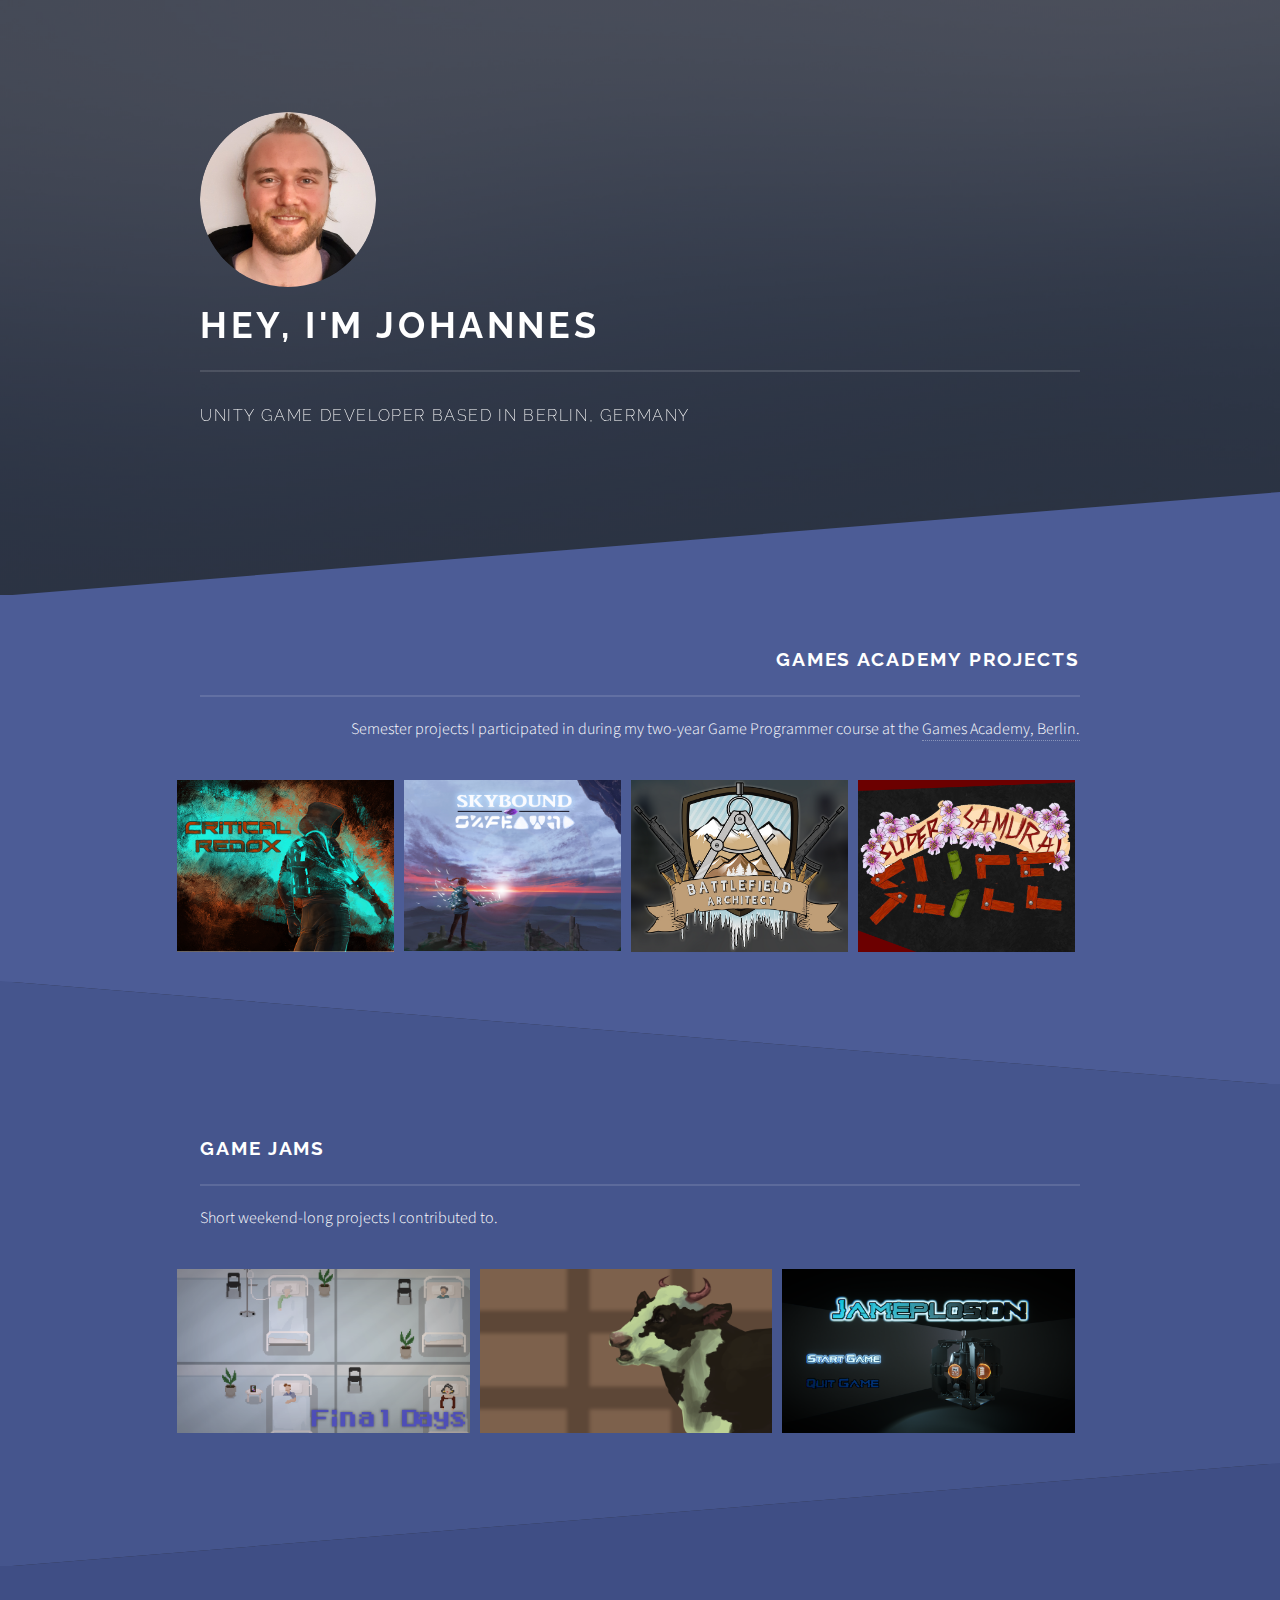
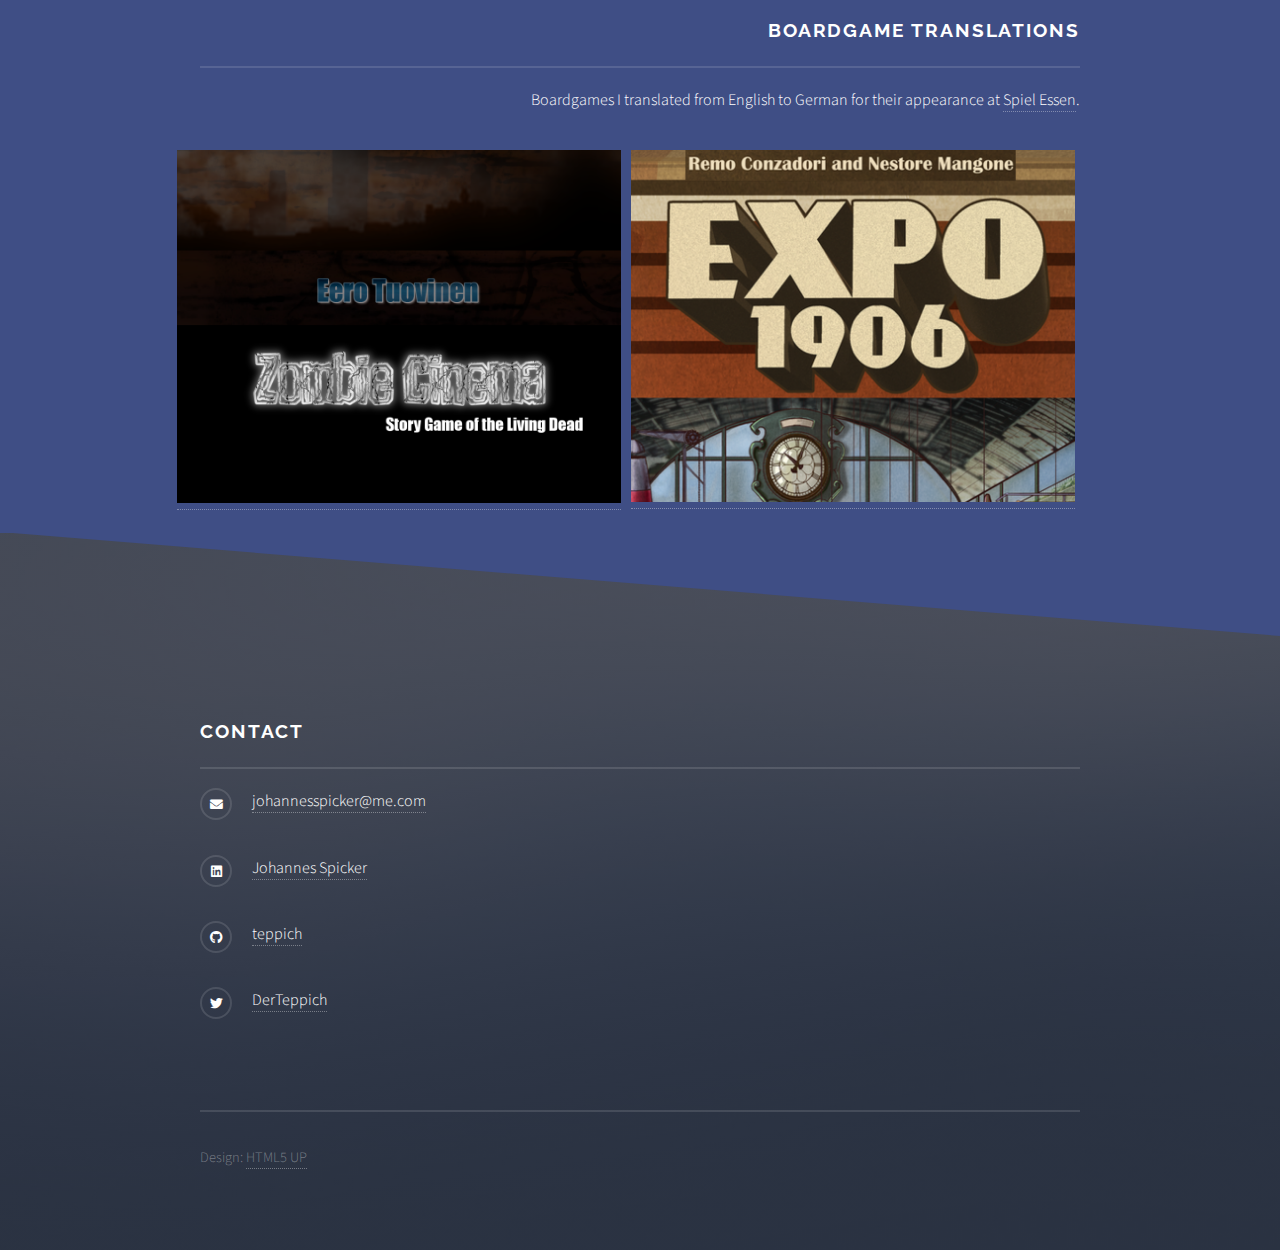
<file: index.html>
<!DOCTYPE HTML>
<!--
	Using template:
	Solid State by HTML5 UP
	html5up.net | @ajlkn
	Free for personal and commercial use under the CCA 3.0 license (html5up.net/license)
-->
<html>
<head>
    <title>Johannes Spicker</title>
    <meta charset="utf-8"/>
    <meta name="viewport" content="width=device-width, initial-scale=1, user-scalable=no"/>
    <link rel="stylesheet" href="assets/css/main.css"/>
    <link rel="stylesheet" href="assets/css/mycss.css"/>
    <noscript>
        <link rel="stylesheet" href="assets/css/noscript.css"/>
    </noscript>
</head>
<body class="is-preload">

<!-- Page Wrapper -->
<div id="page-wrapper">

    <!-- Header -->
    <header id="header" class="alt">
        <h1><a href="index.html">Johannes Spicker</a></h1>
    </header>

    <!-- Banner -->
    <section id="banner">
        <div class="inner">
            <!--            <div class="logo"><span class="icon fa-gem"></span></div>-->
            <img class="image round" src="images/MyFaceInACircle.png" alt=""/>
            <h2>Hey, I'm Johannes</h2>
            <p>Unity game developer based in Berlin, Germany</p>
        </div>
    </section>

    <!-- Wrapper -->
    <section id="wrapper">

        <!-- One -->
        <section id="one" class="wrapper spotlight style1">
            <div class="inner">
                <div class="content">
                    <h2 class="major">Games Academy Projects</h2>
                    <p>
                        Semester projects I participated in during my two-year Game Programmer course at the <a href="https://www.games-academy.de/en/homepage/">Games
                        Academy, Berlin.</a>
                    </p>
                    <div class="row">
                        <div class="column4">
                            <img id=criticalRedoxHover src="images/criticalRedox.png" class="tabGroup1"
                                 style="width: 100%"
                                 onmouseenter="openGame(event, 'criticalRedox', 'tabGroup1', 'tabContentGroup1')">
                        </div>
                        <div class="column4">
                            <img id=skyboundHover src="images/skyboundCrop.jpg" class="tabGroup1" style="width: 100%"
                                 onmouseenter="openGame(event, 'skybound', 'tabGroup1', 'tabContentGroup1')">
                        </div>
                        <div class="column4">
                            <img id=battlefieldArchitectHover src="images/BattlefieldArchitectCrop.png"
                                 class="tabGroup1"
                                 style="width: 100%"
                                 onmouseenter="openGame(event, 'battlefieldArchitect', 'tabGroup1', 'tabContentGroup1')">
                        </div>
                        <div class="column4">
                            <img id=superSamuraiSliceCropHover src="images/SuperSamuraiSliceCrop.png" class="tabGroup1"
                                 style="width: 100%"
                                 onmouseenter="openGame(event, 'superSamuraiSlice', 'tabGroup1', 'tabContentGroup1')">
                        </div>
                    </div>

                    <div id="criticalRedox" class="tabContentGroup1">
                        <h3>Critical Redox</h3>
                        <div class="row">
                            <div class="column2">
                                <img id=criticalRedoxGameplayImage3 src="images/criticalRedoxGameplay.png"
                                     style="width: 100%">
                            </div>
                            <div class="column2" style="width: 100%">
                                <p>
                                    A stealth adventure set in a Cyberpunk world
                                </p>                                
                                <h4>Responsibilities</h4>
                                user interface functionality<br>
                                interactable world objects<br><br>
                                <h4>Learnings</h4>
                                first Unity/C# project<br>
                                scrum practices<br>
                                <br>
                                <br><br>
                                <p>
                                    <button onclick="document.location='https://volkmarc.itch.io/critical-redox'">
                                        itch.io
                                        page
                                    </button>
                                </p>
                            </div>
                        </div>
                    </div>

                    <div id="skybound" class="tabContentGroup1">
                        <h3>Skybound</h3>
                        <div class="row">
                            <div class="column2">
                                <img id=skyboundGameplay src="images/skyboundGameplay.png" style="width: 100%">
                            </div>
                            <div class="column2" style="width: 100%">
                                <p>
                                    A third-person adventure of exploring caves and floating islands
                                </p>
                                <h4>Responsibilities</h4>
                                state machine agent intelligence<br>
                                animation implementation<br>
                                <br><br>

                                <h4>Learnings</h4>
                                seperation of logic and visualisation<br>
                                <br>
                                <br>
                                <br><br>
                                <p>
                                    <button onclick="document.location='https://volkmarc.itch.io/skybound'">itch.io page
                                    </button>
                                </p>
                            </div>
                        </div>
                    </div>

                    <div id="battlefieldArchitect" class="tabContentGroup1">
                        <h3>Pew Pew Battlefield Architect</h3>
                        <div class="row">
                            <div class="column2" style="width: 100%">
                                <img id=battlefieldArchitectGameplayImage
                                     src="images/battlefieldArchitectGameplay.png"
                                     style="width: 100%">
                            </div>
                            <div class="column2" style="width: 100%">
                                <p>
                                    A multiplayer real-time strategy game
                                </p>
                                <h4>Responsibilities</h4>
                                utility-based agent intelligence<br>
                                visualisation from network data<br>
                                building functionalities<br><br>
                                <h4>Learnings</h4>
                                collaboration with multiple coders<br>
                                client-server architecture<br>
                                UDP networking<br><br>                              
                                <p>
                                    <button onclick="document.location='https://github.com/Assertores/PewPew-BattlefieldArchitect-'">
                                        github repo
                                    </button>
                                </p>
                            </div>
                        </div>
                    </div>

                    <div id="superSamuraiSlice" class="tabContentGroup1">
                        <h3>Super Samurai Slice</h3>
                        <div class="row">
                            <div class="column2" style="width: 100%">
                                <img id=superSamuraiSliceGameplayImage src="images/superSamuraiSliceGameplay2.png"
                                     style="width: 100%">
                            </div>
                            <div class="column2" style="width: 100%">
                                <p>
                                    A hyper-casual mobile slicer for Android
                                </p>
                                <h4>Responsibilities</h4>
                                core loop<br>
                                level loading<br>
                                pattern creation tools<br><br>
                                
                                <h4>Learnings</h4>
                                modular architecture<br>
                                deployment on mobile devices<br>
                                realising a project without overtime<br>
                                first experience working remotely<br><br>
                                <p>
                                    <button onclick="document.location='https://github.com/RezBoxx/super-samurai-slicer'">
                                        github repo
                                    </button>
                                </p>
                            </div>
                        </div>
                    </div>
                </div>
            </div>
        </section>

        <!-- GameJams: Final Days, FloodDefense, Jamplosion -->

        <!-- Two -->
        <section id="two" class="wrapper alt spotlight style2">
            <div class="inner">
                <div class="content">
                    <h2 class="major">Game Jams</h2>

                    <p>
                        Short weekend-long projects I contributed to.
                    </p>
                    <div class="row">
                        <div class="column3">
                            <img id=finalDaysHover src="images/finalDays.png" class="tabGroup2" style="width: 100%"
                                 onmouseenter="openGame(event, 'finalDays', 'tabGroup2', 'tabContentGroup2')">
                        </div>
                        <div class="column3">
                            <img id=floodDefenseHover src="images/floodDefense.png" class="tabGroup2"
                                 style="width: 100%"
                                 onmouseenter="openGame(event, 'floodDefense', 'tabGroup2', 'tabContentGroup2')">
                        </div>
                        <div class="column3">
                            <img id=jamplosionHover src="images/jamplosion2.png" class="tabGroup2"
                                 style="width: 100%"
                                 onmouseenter="openGame(event, 'jamplosion', 'tabGroup2', 'tabContentGroup2')">
                        </div>
                    </div>

                    <div id="finalDays" class="tabContentGroup2">
                        <h3>Final Days</h3>
                        <div class="row">
                            <div class="column2" style="width: 100%">
                                <p>
                                    An experience of caring for patients in a hospice.
                                </p>
                                <p>
                                    I wrote some of the patients' dialogues.
                                </p>
                                <p>
                                    Created at <a href="https://itch.io/jam/peace-game-jam/entries">Peace Game Jam
                                    2018</a>.
                                </p>
                                <p>
                                    <button onclick="document.location='https://davemakesgames.itch.io/final-days'">
                                        itch.io page
                                    </button>
                                </p>
                            </div>
                            <div class="column2">
                                <img id=finalDaysGameplayImage src="images/finalDaysGameplay.png"
                                     style="width: 100%">
                            </div>
                        </div>
                    </div>

                    <div id="floodDefense" class="tabContentGroup2">
                        <h3>Flood Defense</h3>
                        <div class="row">
                            <div class="column2" style="width: 100%">
                                <p>
                                    Save your village from the flood by building dams.
                                </p>
                                <p>
                                    I coded most of the game except for the terrain generation.
                                </p>
                                <p>
                                    Created at <a href="https://itch.io/jam/ga-game-jam-5/entries">GA Game Jam #5</a>.
                                </p>
                                <p>
                                    <button onclick="document.location='https://onii-chanfl.itch.io/flood-defense'">
                                        itch.io page
                                    </button>
                                </p>
                            </div>
                            <div class="column2">
                                <img id=floodDefenseGameplayImage src="images/floodDefenseGameplay.png"
                                     style="width: 100%">
                            </div>
                        </div>
                    </div>

                    <div id="jamplosion" class="tabContentGroup2">
                        <h3>Jamplosion</h3>
                        <div class="row">
                            <div class="column2" style="width: 100%">
                                <p>Solve the various puzzles to defuse the bomb.</p>
                                <p>
                                    I built the puzzle in the picture including shaders for the force field and the
                                    white noise.
                                </p>
                                <p>
                                    Created at <a href="https://itch.io/jam/ga-remote-jam/entries">GA Remote Jam
                                    2020</a>.
                                </p>
                                <p>
                                    <button onclick="document.location='https://clemna.itch.io/jamplosion'">itch.io page
                                    </button>
                                </p>
                            </div>
                            <div class="column2" style="width: 100%">
                                <img id=jamplosionGameplayImage
                                     src="images/jamplosionGameplay.png"
                                     style="width: 100%">
                            </div>
                        </div>
                    </div>
                </div>
            </div>
        </section>

        <section id="three" class="wrapper spotlight style3">
            <div class="inner">
                <div class="content">
                    <h2 class="major">Boardgame Translations</h2>
                    <p>Boardgames I translated from English to German for their appearance at <a
                            href="https://www.spiel-messe.com/en/">Spiel Essen</a>.</p>
                    <div class="row">
                        <div class="column3">
                            <a href="https://www.arkenstonepublishing.net/wp-content/uploads/ZombieCinema_rules_German.pdf">
                                <img id=zombieCinema src="images/zombieCinema.png" class="tabGroup3" style="width: 100%"
                                     onmouseenter="openGame(event, 'finalDays', 'tabGroup2', 'tabContentGroup2')">
                            </a>
                        </div>
                        <div class="column3">
                            <a href="https://boardgamegeek.com/filepage/123376/german-rulebook">
                                <img id=expo1906 src="images/expo1906.png" class="tabGroup3"
                                     style="width: 100%"
                                     onmouseenter="openGame(event, 'floodDefense', 'tabGroup2', 'tabContentGroup2')">
                            </a>
                        </div>
                    </div>
                </div>
            </div>
        </section>

    </section>

    <!-- Footer -->
    <section id="footer">
        <div class="inner">
            <h2 class="major">Contact</h2>

            <ul class="contact">
                <li class="icon solid fa-envelope"><a href="mailto:johannesspicker@me.com">johannesspicker@me.com</a>
                </li>
                <li class="icon brands fa-linkedin"><a href="https://www.linkedin.com/in/spicker/">Johannes Spicker</a>
                </li>
                <li class="icon brands fa-github"><a href="https://github.com/JohannesSpicker">teppich</a>
                </li>
                <li class="icon brands fa-twitter"><a href="https://twitter.com/DerTeppich">DerTeppich</a></li>
            </ul>
            <ul class="copyright">
                <li>Design: <a href="https://html5up.net">HTML5 UP</a></li>
            </ul>
        </div>
    </section>

</div>

<!-- Scripts -->
<script src="assets/js/jquery.min.js"></script>
<script src="assets/js/jquery.scrollex.min.js"></script>
<script src="assets/js/browser.min.js"></script>
<script src="assets/js/breakpoints.min.js"></script>
<script src="assets/js/util.js"></script>
<script src="assets/js/main.js"></script>

<script>
    function openGame(evt, gameName, tabGroup, tabContentGroup) {
        var i, tabcontent, tablinks;
        tabcontent = document.getElementsByClassName(tabContentGroup);
        for (i = 0; i < tabcontent.length; i++) {
            tabcontent[i].style.display = "none";
        }
        tablinks = document.getElementsByClassName(tabGroup);
        for (i = 0; i < tablinks.length; i++) {
            tablinks[i].className = tablinks[i].className.replace(" active", "");
        }
        document.getElementById(gameName).style.display = "block";
        evt.currentTarget.className += " active";
    }</script>

</body>
</html>
</file>
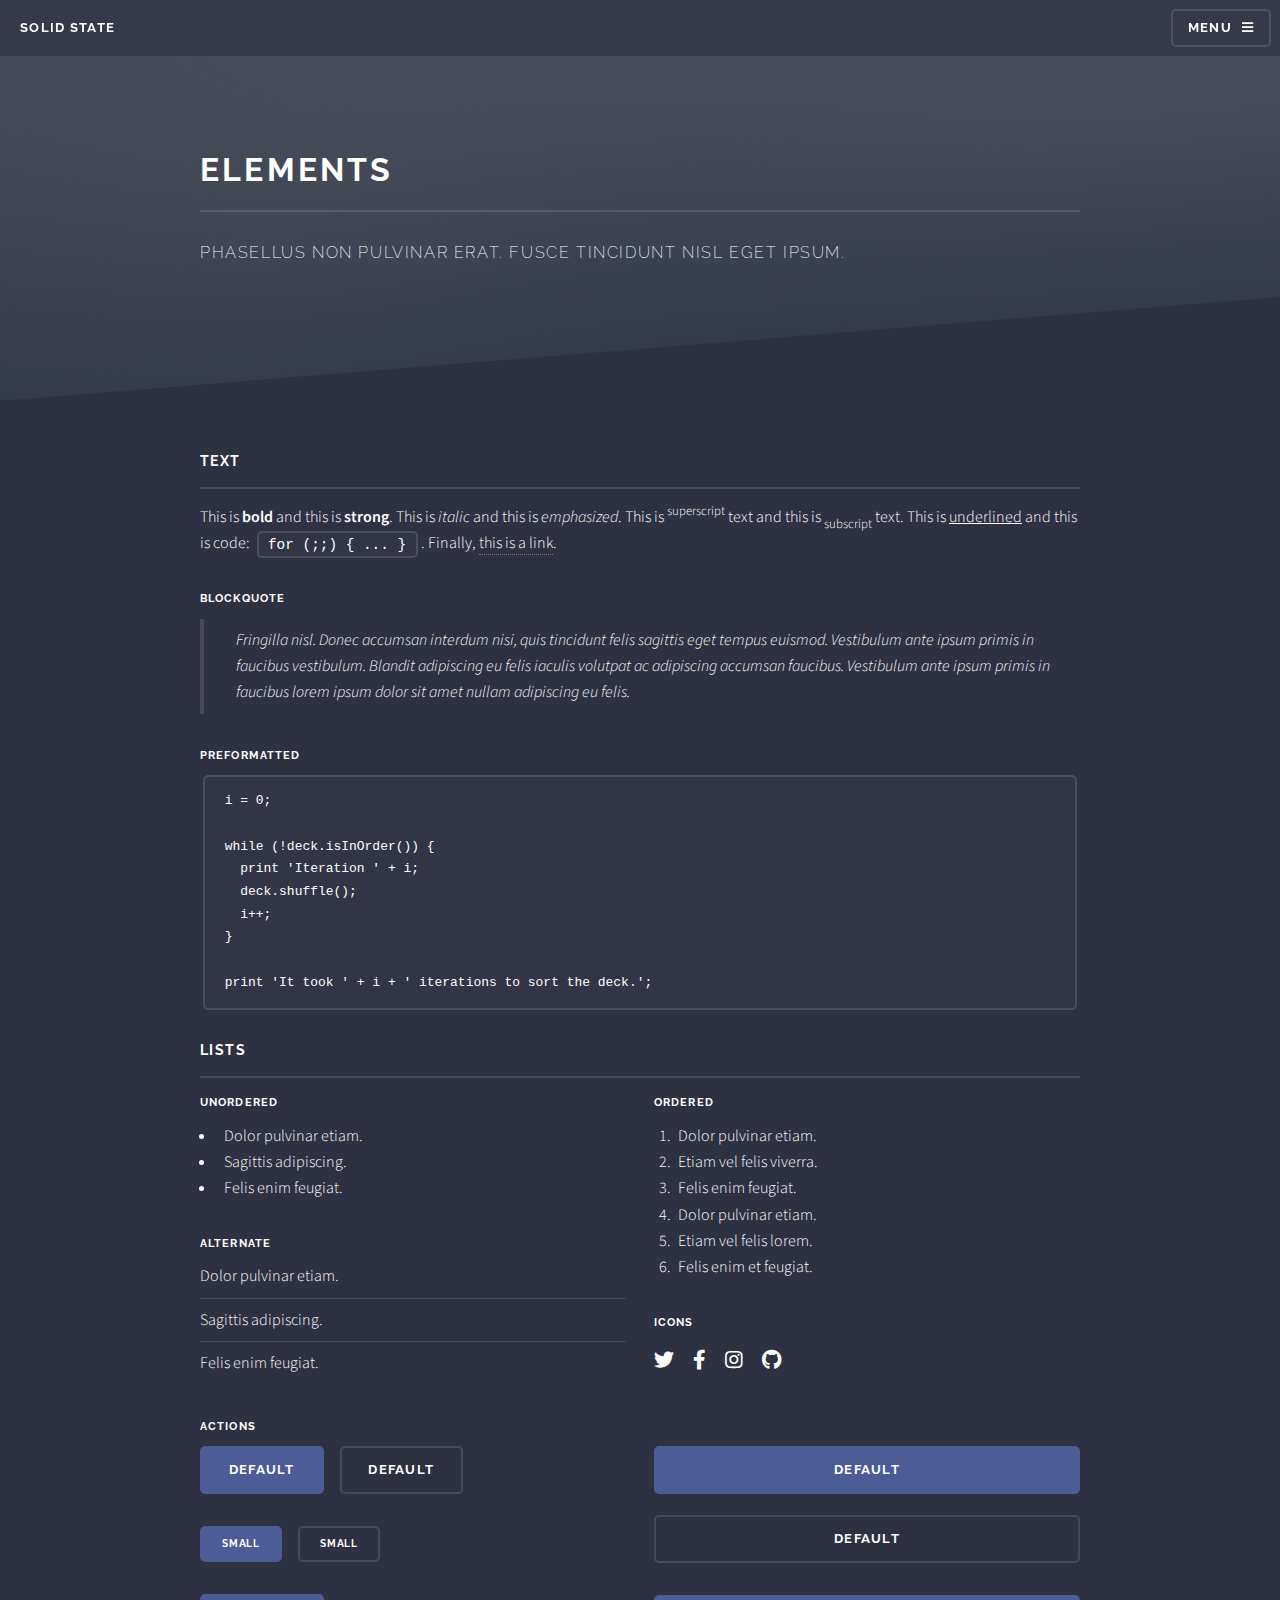
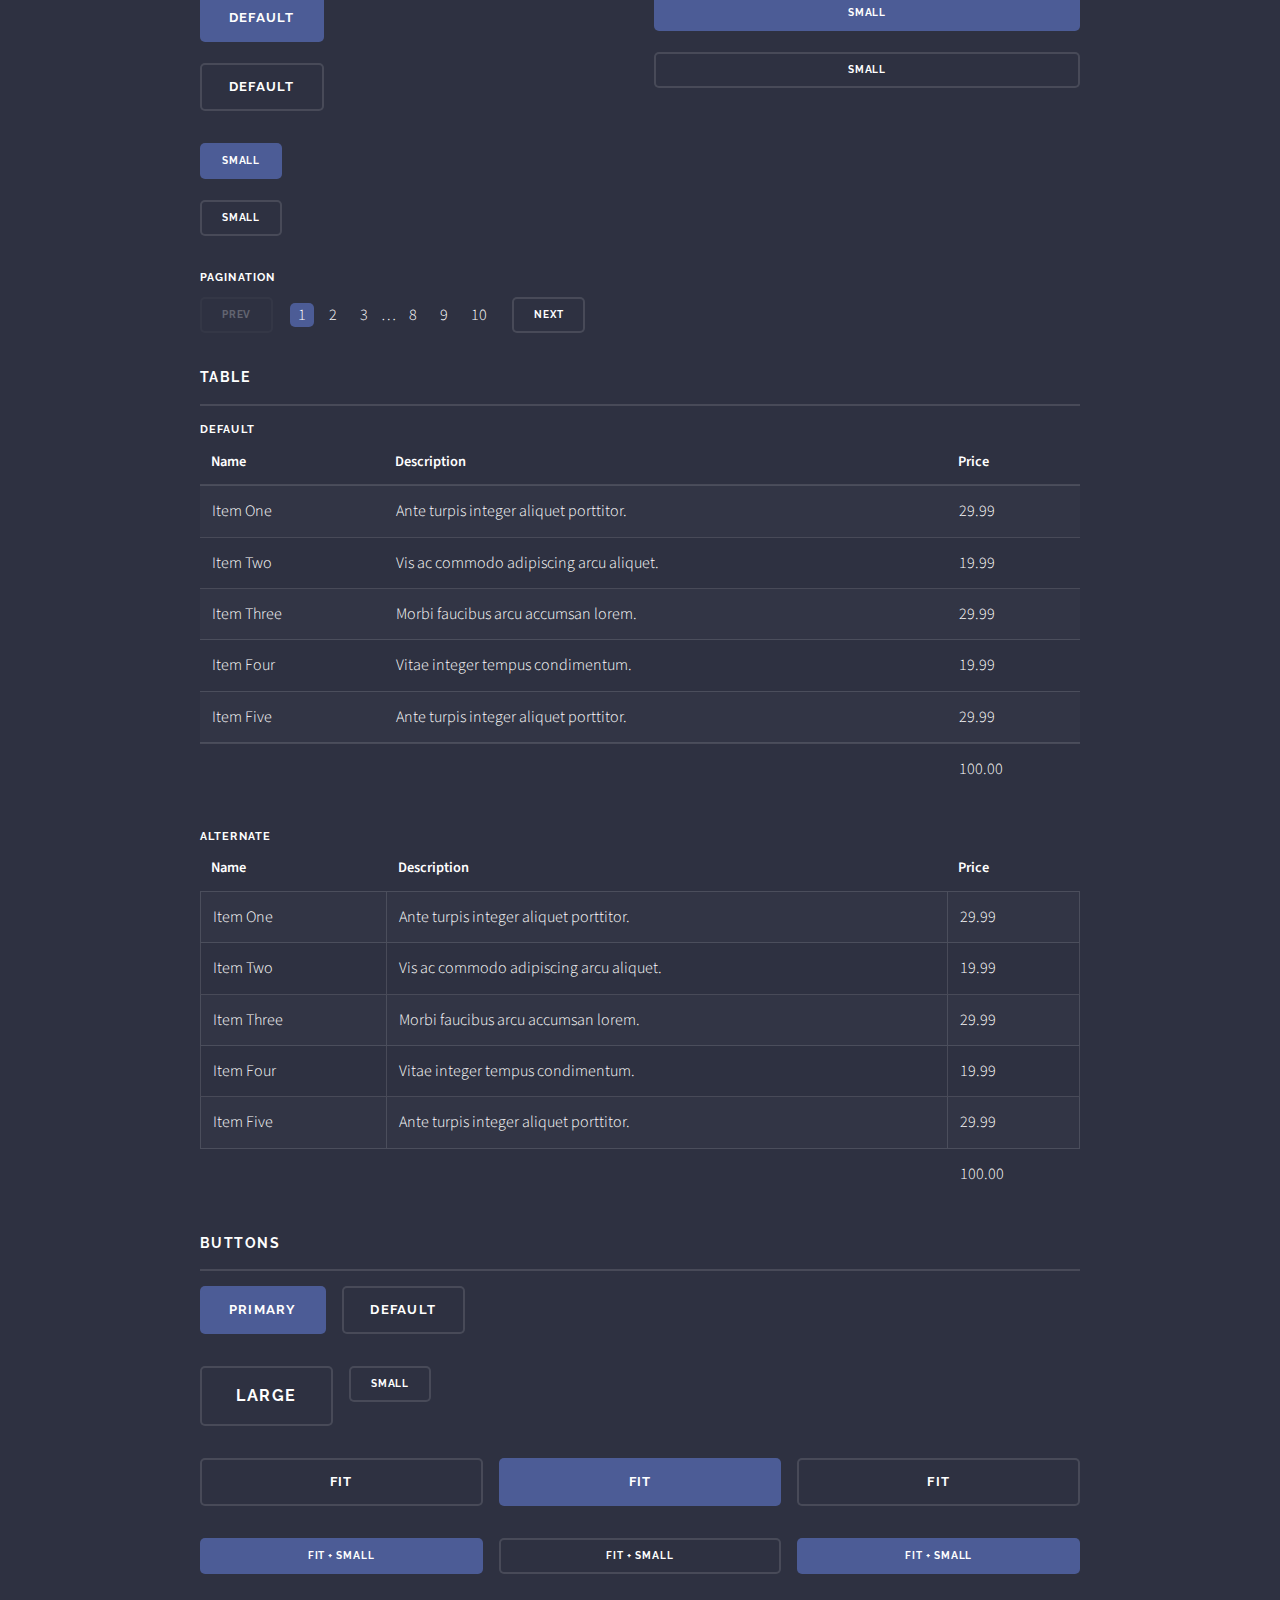
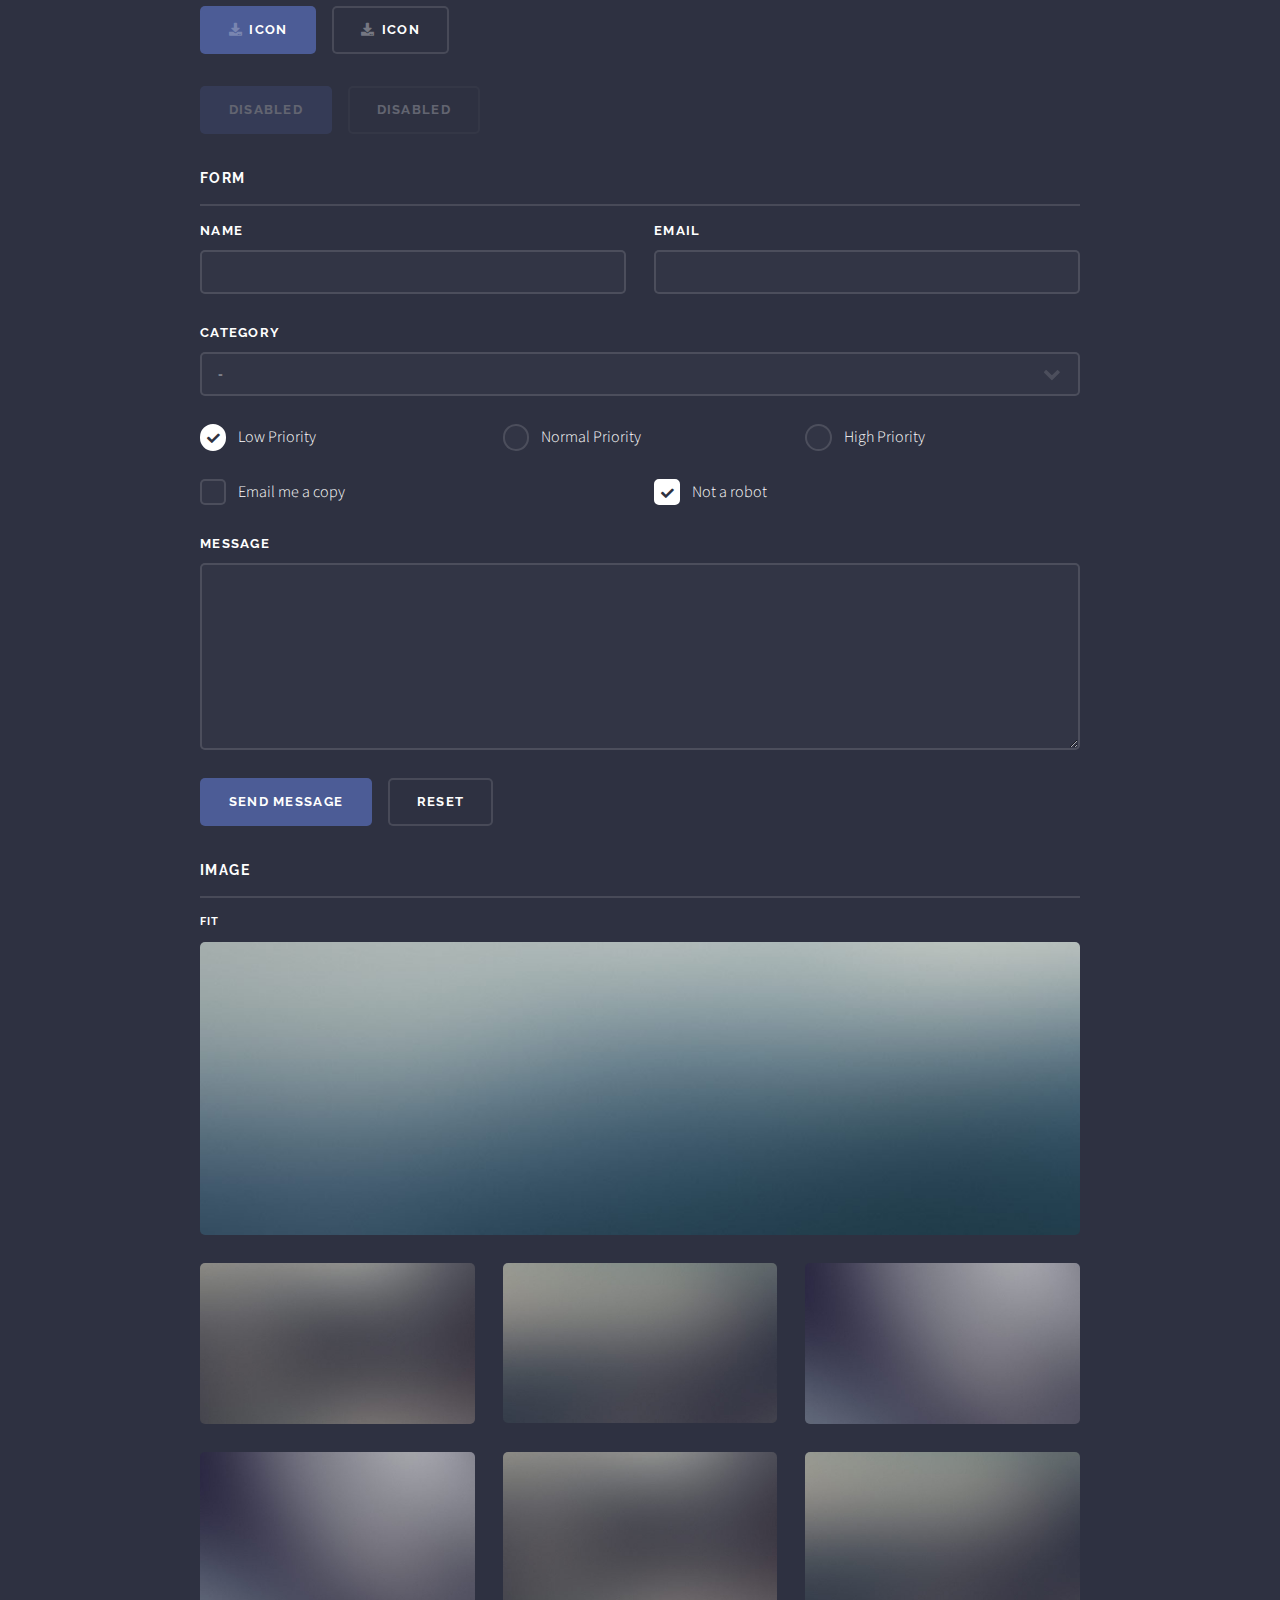
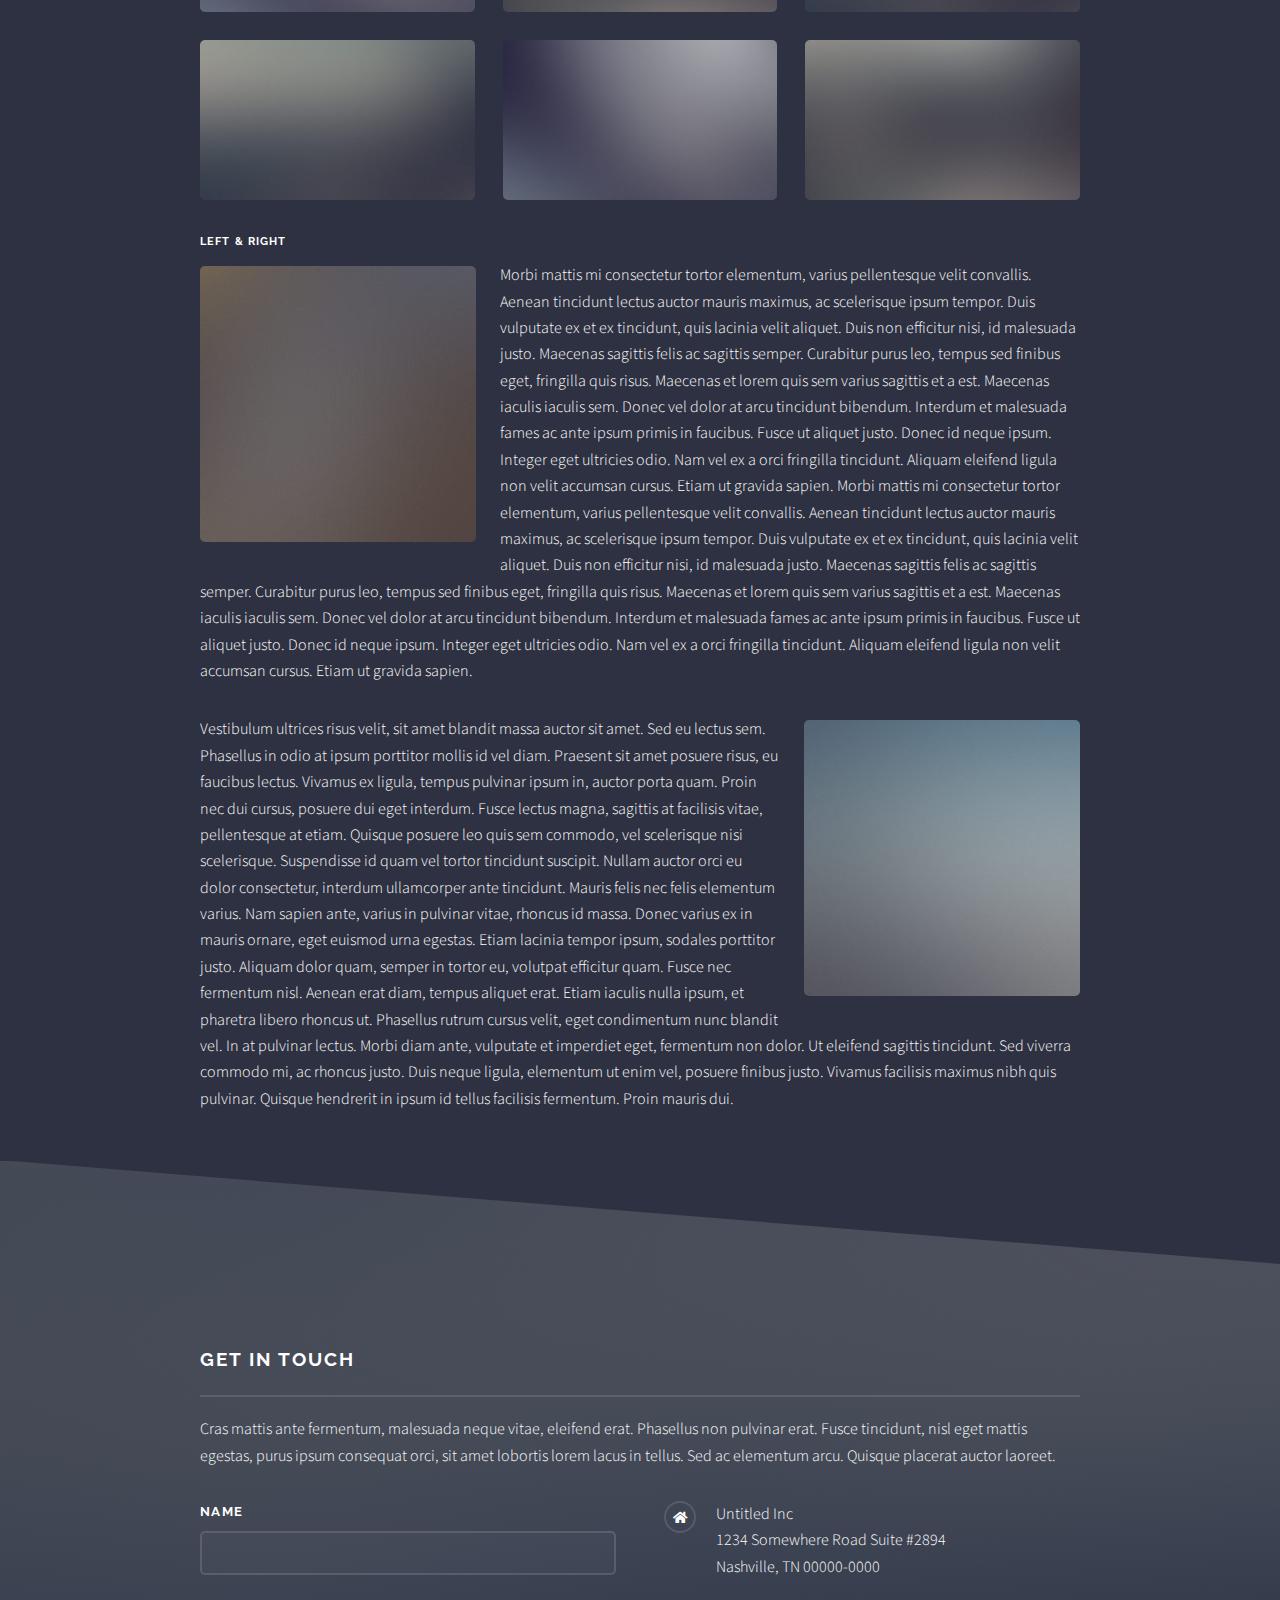
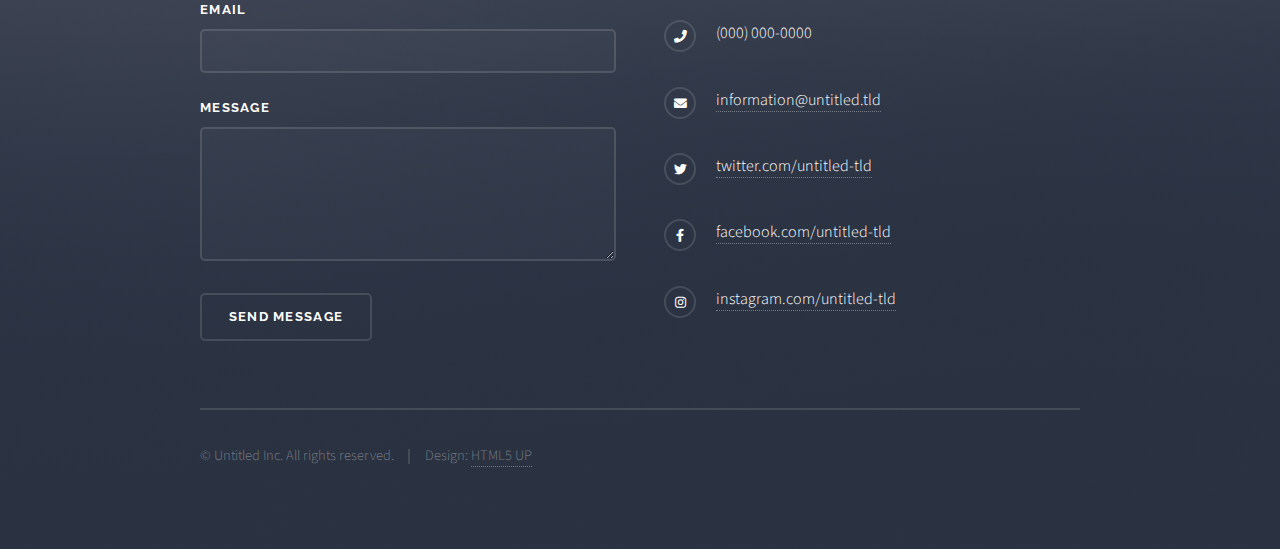
<file: elements.html>
<!DOCTYPE HTML>
<!--
	Solid State by HTML5 UP
	html5up.net | @ajlkn
	Free for personal and commercial use under the CCA 3.0 license (html5up.net/license)
-->
<html>
	<head>
		<title>Elements - Solid State by HTML5 UP</title>
		<meta charset="utf-8" />
		<meta name="viewport" content="width=device-width, initial-scale=1, user-scalable=no" />
		<link rel="stylesheet" href="assets/css/main.css" />
		<noscript><link rel="stylesheet" href="assets/css/noscript.css" /></noscript>
	</head>
	<body class="is-preload">

		<!-- Page Wrapper -->
			<div id="page-wrapper">

				<!-- Header -->
					<header id="header">
						<h1><a href="index.html">Solid State</a></h1>
						<nav>
							<a href="#menu">Menu</a>
						</nav>
					</header>

				<!-- Menu -->
					<nav id="menu">
						<div class="inner">
							<h2>Menu</h2>
							<ul class="links">
								<li><a href="index.html">Home</a></li>
								<li><a href="generic.html">Generic</a></li>
								<li><a href="elements.html">Elements</a></li>
								<li><a href="#">Log In</a></li>
								<li><a href="#">Sign Up</a></li>
							</ul>
							<a href="#" class="close">Close</a>
						</div>
					</nav>

				<!-- Wrapper -->
					<section id="wrapper">
						<header>
							<div class="inner">
								<h2>Elements</h2>
								<p>Phasellus non pulvinar erat. Fusce tincidunt nisl eget ipsum.</p>
							</div>
						</header>

						<!-- Content -->
							<div class="wrapper">
								<div class="inner">

									<section>
										<h3 class="major">Text</h3>
										<p>This is <b>bold</b> and this is <strong>strong</strong>. This is <i>italic</i> and this is <em>emphasized</em>.
										This is <sup>superscript</sup> text and this is <sub>subscript</sub> text.
										This is <u>underlined</u> and this is code: <code>for (;;) { ... }</code>. Finally, <a href="#">this is a link</a>.</p>
										<h4>Blockquote</h4>
										<blockquote>Fringilla nisl. Donec accumsan interdum nisi, quis tincidunt felis sagittis eget tempus euismod. Vestibulum ante ipsum primis in faucibus vestibulum. Blandit adipiscing eu felis iaculis volutpat ac adipiscing accumsan faucibus. Vestibulum ante ipsum primis in faucibus lorem ipsum dolor sit amet nullam adipiscing eu felis.</blockquote>
										<h4>Preformatted</h4>
										<pre><code>i = 0;

while (!deck.isInOrder()) {
  print 'Iteration ' + i;
  deck.shuffle();
  i++;
}

print 'It took ' + i + ' iterations to sort the deck.';</code></pre>
									</section>

									<section>
										<h3 class="major">Lists</h3>
										<div class="row">
											<div class="col-6 col-12-medium">
												<h4>Unordered</h4>
												<ul>
													<li>Dolor pulvinar etiam.</li>
													<li>Sagittis adipiscing.</li>
													<li>Felis enim feugiat.</li>
												</ul>
												<h4>Alternate</h4>
												<ul class="alt">
													<li>Dolor pulvinar etiam.</li>
													<li>Sagittis adipiscing.</li>
													<li>Felis enim feugiat.</li>
												</ul>
											</div>
											<div class="col-6 col-12-medium">
												<h4>Ordered</h4>
												<ol>
													<li>Dolor pulvinar etiam.</li>
													<li>Etiam vel felis viverra.</li>
													<li>Felis enim feugiat.</li>
													<li>Dolor pulvinar etiam.</li>
													<li>Etiam vel felis lorem.</li>
													<li>Felis enim et feugiat.</li>
												</ol>
												<h4>Icons</h4>
												<ul class="icons">
													<li><a href="#" class="icon brands fa-twitter"><span class="label">Twitter</span></a></li>
													<li><a href="#" class="icon brands fa-facebook-f"><span class="label">Facebook</span></a></li>
													<li><a href="#" class="icon brands fa-instagram"><span class="label">Instagram</span></a></li>
													<li><a href="#" class="icon brands fa-github"><span class="label">Github</span></a></li>
												</ul>
											</div>
										</div>
										<h4>Actions</h4>
										<div class="row">
											<div class="col-6 col-12-medium">
												<ul class="actions">
													<li><a href="#" class="button primary">Default</a></li>
													<li><a href="#" class="button">Default</a></li>
												</ul>
												<ul class="actions small">
													<li><a href="#" class="button primary small">Small</a></li>
													<li><a href="#" class="button small">Small</a></li>
												</ul>
												<ul class="actions stacked">
													<li><a href="#" class="button primary">Default</a></li>
													<li><a href="#" class="button">Default</a></li>
												</ul>
												<ul class="actions stacked small">
													<li><a href="#" class="button primary small">Small</a></li>
													<li><a href="#" class="button small">Small</a></li>
												</ul>
											</div>
											<div class="col-6 col-12-medium">
												<ul class="actions stacked">
													<li><a href="#" class="button primary fit">Default</a></li>
													<li><a href="#" class="button fit">Default</a></li>
												</ul>
												<ul class="actions stacked small">
													<li><a href="#" class="button primary small fit">Small</a></li>
													<li><a href="#" class="button small fit">Small</a></li>
												</ul>
											</div>
										</div>
										<h4>Pagination</h4>
										<ul class="pagination">
											<li><span class="button small disabled">Prev</span></li>
											<li><a href="#" class="page active">1</a></li>
											<li><a href="#" class="page">2</a></li>
											<li><a href="#" class="page">3</a></li>
											<li><span>&hellip;</span></li>
											<li><a href="#" class="page">8</a></li>
											<li><a href="#" class="page">9</a></li>
											<li><a href="#" class="page">10</a></li>
											<li><a href="#" class="button small">Next</a></li>
										</ul>
									</section>

									<section>
										<h3 class="major">Table</h3>
										<h4>Default</h4>
										<div class="table-wrapper">
											<table>
												<thead>
													<tr>
														<th>Name</th>
														<th>Description</th>
														<th>Price</th>
													</tr>
												</thead>
												<tbody>
													<tr>
														<td>Item One</td>
														<td>Ante turpis integer aliquet porttitor.</td>
														<td>29.99</td>
													</tr>
													<tr>
														<td>Item Two</td>
														<td>Vis ac commodo adipiscing arcu aliquet.</td>
														<td>19.99</td>
													</tr>
													<tr>
														<td>Item Three</td>
														<td> Morbi faucibus arcu accumsan lorem.</td>
														<td>29.99</td>
													</tr>
													<tr>
														<td>Item Four</td>
														<td>Vitae integer tempus condimentum.</td>
														<td>19.99</td>
													</tr>
													<tr>
														<td>Item Five</td>
														<td>Ante turpis integer aliquet porttitor.</td>
														<td>29.99</td>
													</tr>
												</tbody>
												<tfoot>
													<tr>
														<td colspan="2"></td>
														<td>100.00</td>
													</tr>
												</tfoot>
											</table>
										</div>

										<h4>Alternate</h4>
										<div class="table-wrapper">
											<table class="alt">
												<thead>
													<tr>
														<th>Name</th>
														<th>Description</th>
														<th>Price</th>
													</tr>
												</thead>
												<tbody>
													<tr>
														<td>Item One</td>
														<td>Ante turpis integer aliquet porttitor.</td>
														<td>29.99</td>
													</tr>
													<tr>
														<td>Item Two</td>
														<td>Vis ac commodo adipiscing arcu aliquet.</td>
														<td>19.99</td>
													</tr>
													<tr>
														<td>Item Three</td>
														<td> Morbi faucibus arcu accumsan lorem.</td>
														<td>29.99</td>
													</tr>
													<tr>
														<td>Item Four</td>
														<td>Vitae integer tempus condimentum.</td>
														<td>19.99</td>
													</tr>
													<tr>
														<td>Item Five</td>
														<td>Ante turpis integer aliquet porttitor.</td>
														<td>29.99</td>
													</tr>
												</tbody>
												<tfoot>
													<tr>
														<td colspan="2"></td>
														<td>100.00</td>
													</tr>
												</tfoot>
											</table>
										</div>
									</section>

									<section>
										<h3 class="major">Buttons</h3>
										<ul class="actions">
											<li><a href="#" class="button primary">Primary</a></li>
											<li><a href="#" class="button">Default</a></li>
										</ul>
										<ul class="actions">
											<li><a href="#" class="button large">Large</a></li>
											<li><a href="#" class="button small">Small</a></li>
										</ul>
										<ul class="actions fit">
											<li><a href="#" class="button fit">Fit</a></li>
											<li><a href="#" class="button primary fit">Fit</a></li>
											<li><a href="#" class="button fit">Fit</a></li>
										</ul>
										<ul class="actions fit small">
											<li><a href="#" class="button primary fit small">Fit + Small</a></li>
											<li><a href="#" class="button fit small">Fit + Small</a></li>
											<li><a href="#" class="button primary fit small">Fit + Small</a></li>
										</ul>
										<ul class="actions">
											<li><a href="#" class="button primary icon solid fa-download">Icon</a></li>
											<li><a href="#" class="button icon solid fa-download">Icon</a></li>
										</ul>
										<ul class="actions">
											<li><span class="button primary disabled">Disabled</span></li>
											<li><span class="button disabled">Disabled</span></li>
										</ul>
									</section>

									<section>
										<h3 class="major">Form</h3>
										<form method="post" action="#">
											<div class="row gtr-uniform">
												<div class="col-6 col-12-xsmall">
													<label for="demo-name">Name</label>
													<input type="text" name="demo-name" id="demo-name" value="" />
												</div>
												<div class="col-6 col-12-xsmall">
													<label for="demo-email">Email</label>
													<input type="email" name="demo-email" id="demo-email" value="" />
												</div>
												<div class="col-12">
													<label for="demo-category">Category</label>
													<select name="demo-category" id="demo-category">
														<option value="">-</option>
														<option value="1">Manufacturing</option>
														<option value="1">Shipping</option>
														<option value="1">Administration</option>
														<option value="1">Human Resources</option>
													</select>
												</div>
												<div class="col-4 col-12-small">
													<input type="radio" id="demo-priority-low" name="demo-priority" checked>
													<label for="demo-priority-low">Low Priority</label>
												</div>
												<div class="col-4 col-12-small">
													<input type="radio" id="demo-priority-normal" name="demo-priority">
													<label for="demo-priority-normal">Normal Priority</label>
												</div>
												<div class="col-4 col-12-small">
													<input type="radio" id="demo-priority-high" name="demo-priority">
													<label for="demo-priority-high">High Priority</label>
												</div>
												<div class="col-6 col-12-small">
													<input type="checkbox" id="demo-copy" name="demo-copy">
													<label for="demo-copy">Email me a copy</label>
												</div>
												<div class="col-6 col-12-small">
													<input type="checkbox" id="demo-human" name="demo-human" checked>
													<label for="demo-human">Not a robot</label>
												</div>
												<div class="col-12">
													<label for="demo-message">Message</label>
													<textarea name="demo-message" id="demo-message" rows="6"></textarea>
												</div>
												<div class="col-12">
													<ul class="actions">
														<li><input type="submit" value="Send Message" class="primary" /></li>
														<li><input type="reset" value="Reset" /></li>
													</ul>
												</div>
											</div>
										</form>
									</section>

									<section>
										<h3 class="major">Image</h3>
										<h4>Fit</h4>
										<div class="box alt">
											<div class="row gtr-uniform">
												<div class="col-12"><span class="image fit"><img src="images/pic08.jpg" alt="" /></span></div>
												<div class="col-4"><span class="image fit"><img src="images/pic05.jpg" alt="" /></span></div>
												<div class="col-4"><span class="image fit"><img src="images/pic06.jpg" alt="" /></span></div>
												<div class="col-4"><span class="image fit"><img src="images/pic07.jpg" alt="" /></span></div>
												<div class="col-4"><span class="image fit"><img src="images/pic07.jpg" alt="" /></span></div>
												<div class="col-4"><span class="image fit"><img src="images/pic05.jpg" alt="" /></span></div>
												<div class="col-4"><span class="image fit"><img src="images/pic06.jpg" alt="" /></span></div>
												<div class="col-4"><span class="image fit"><img src="images/pic06.jpg" alt="" /></span></div>
												<div class="col-4"><span class="image fit"><img src="images/pic07.jpg" alt="" /></span></div>
												<div class="col-4"><span class="image fit"><img src="images/pic05.jpg" alt="" /></span></div>
											</div>
										</div>
										<h4>Left &amp; Right</h4>
										<p><span class="image left"><img src="images/pic01.jpg" alt="" /></span>Morbi mattis mi consectetur tortor elementum, varius pellentesque velit convallis. Aenean tincidunt lectus auctor mauris maximus, ac scelerisque ipsum tempor. Duis vulputate ex et ex tincidunt, quis lacinia velit aliquet. Duis non efficitur nisi, id malesuada justo. Maecenas sagittis felis ac sagittis semper. Curabitur purus leo, tempus sed finibus eget, fringilla quis risus. Maecenas et lorem quis sem varius sagittis et a est. Maecenas iaculis iaculis sem. Donec vel dolor at arcu tincidunt bibendum. Interdum et malesuada fames ac ante ipsum primis in faucibus. Fusce ut aliquet justo. Donec id neque ipsum. Integer eget ultricies odio. Nam vel ex a orci fringilla tincidunt. Aliquam eleifend ligula non velit accumsan cursus. Etiam ut gravida sapien. Morbi mattis mi consectetur tortor elementum, varius pellentesque velit convallis. Aenean tincidunt lectus auctor mauris maximus, ac scelerisque ipsum tempor. Duis vulputate ex et ex tincidunt, quis lacinia velit aliquet. Duis non efficitur nisi, id malesuada justo. Maecenas sagittis felis ac sagittis semper. Curabitur purus leo, tempus sed finibus eget, fringilla quis risus. Maecenas et lorem quis sem varius sagittis et a est. Maecenas iaculis iaculis sem. Donec vel dolor at arcu tincidunt bibendum. Interdum et malesuada fames ac ante ipsum primis in faucibus. Fusce ut aliquet justo. Donec id neque ipsum. Integer eget ultricies odio. Nam vel ex a orci fringilla tincidunt. Aliquam eleifend ligula non velit accumsan cursus. Etiam ut gravida sapien.</p>
										<p><span class="image right"><img src="images/pic02.jpg" alt="" /></span>Vestibulum ultrices risus velit, sit amet blandit massa auctor sit amet. Sed eu lectus sem. Phasellus in odio at ipsum porttitor mollis id vel diam. Praesent sit amet posuere risus, eu faucibus lectus. Vivamus ex ligula, tempus pulvinar ipsum in, auctor porta quam. Proin nec dui cursus, posuere dui eget interdum. Fusce lectus magna, sagittis at facilisis vitae, pellentesque at etiam. Quisque posuere leo quis sem commodo, vel scelerisque nisi scelerisque. Suspendisse id quam vel tortor tincidunt suscipit. Nullam auctor orci eu dolor consectetur, interdum ullamcorper ante tincidunt. Mauris felis nec felis elementum varius. Nam sapien ante, varius in pulvinar vitae, rhoncus id massa. Donec varius ex in mauris ornare, eget euismod urna egestas. Etiam lacinia tempor ipsum, sodales porttitor justo. Aliquam dolor quam, semper in tortor eu, volutpat efficitur quam. Fusce nec fermentum nisl. Aenean erat diam, tempus aliquet erat. Etiam iaculis nulla ipsum, et pharetra libero rhoncus ut. Phasellus rutrum cursus velit, eget condimentum nunc blandit vel. In at pulvinar lectus. Morbi diam ante, vulputate et imperdiet eget, fermentum non dolor. Ut eleifend sagittis tincidunt. Sed viverra commodo mi, ac rhoncus justo. Duis neque ligula, elementum ut enim vel, posuere finibus justo. Vivamus facilisis maximus nibh quis pulvinar. Quisque hendrerit in ipsum id tellus facilisis fermentum. Proin mauris dui.</p>
									</section>

								</div>
							</div>

					</section>

				<!-- Footer -->
					<section id="footer">
						<div class="inner">
							<h2 class="major">Get in touch</h2>
							<p>Cras mattis ante fermentum, malesuada neque vitae, eleifend erat. Phasellus non pulvinar erat. Fusce tincidunt, nisl eget mattis egestas, purus ipsum consequat orci, sit amet lobortis lorem lacus in tellus. Sed ac elementum arcu. Quisque placerat auctor laoreet.</p>
							<form method="post" action="#">
								<div class="fields">
									<div class="field">
										<label for="name">Name</label>
										<input type="text" name="name" id="name" />
									</div>
									<div class="field">
										<label for="email">Email</label>
										<input type="email" name="email" id="email" />
									</div>
									<div class="field">
										<label for="message">Message</label>
										<textarea name="message" id="message" rows="4"></textarea>
									</div>
								</div>
								<ul class="actions">
									<li><input type="submit" value="Send Message" /></li>
								</ul>
							</form>
							<ul class="contact">
								<li class="icon solid fa-home">
									Untitled Inc<br />
									1234 Somewhere Road Suite #2894<br />
									Nashville, TN 00000-0000
								</li>
								<li class="icon solid fa-phone">(000) 000-0000</li>
								<li class="icon solid fa-envelope"><a href="#">information@untitled.tld</a></li>
								<li class="icon brands fa-twitter"><a href="#">twitter.com/untitled-tld</a></li>
								<li class="icon brands fa-facebook-f"><a href="#">facebook.com/untitled-tld</a></li>
								<li class="icon brands fa-instagram"><a href="#">instagram.com/untitled-tld</a></li>
							</ul>
							<ul class="copyright">
								<li>&copy; Untitled Inc. All rights reserved.</li><li>Design: <a href="http://html5up.net">HTML5 UP</a></li>
							</ul>
						</div>
					</section>

			</div>

		<!-- Scripts -->
			<script src="assets/js/jquery.min.js"></script>
			<script src="assets/js/jquery.scrollex.min.js"></script>
			<script src="assets/js/browser.min.js"></script>
			<script src="assets/js/breakpoints.min.js"></script>
			<script src="assets/js/util.js"></script>
			<script src="assets/js/main.js"></script>

	</body>
</html>
</file>
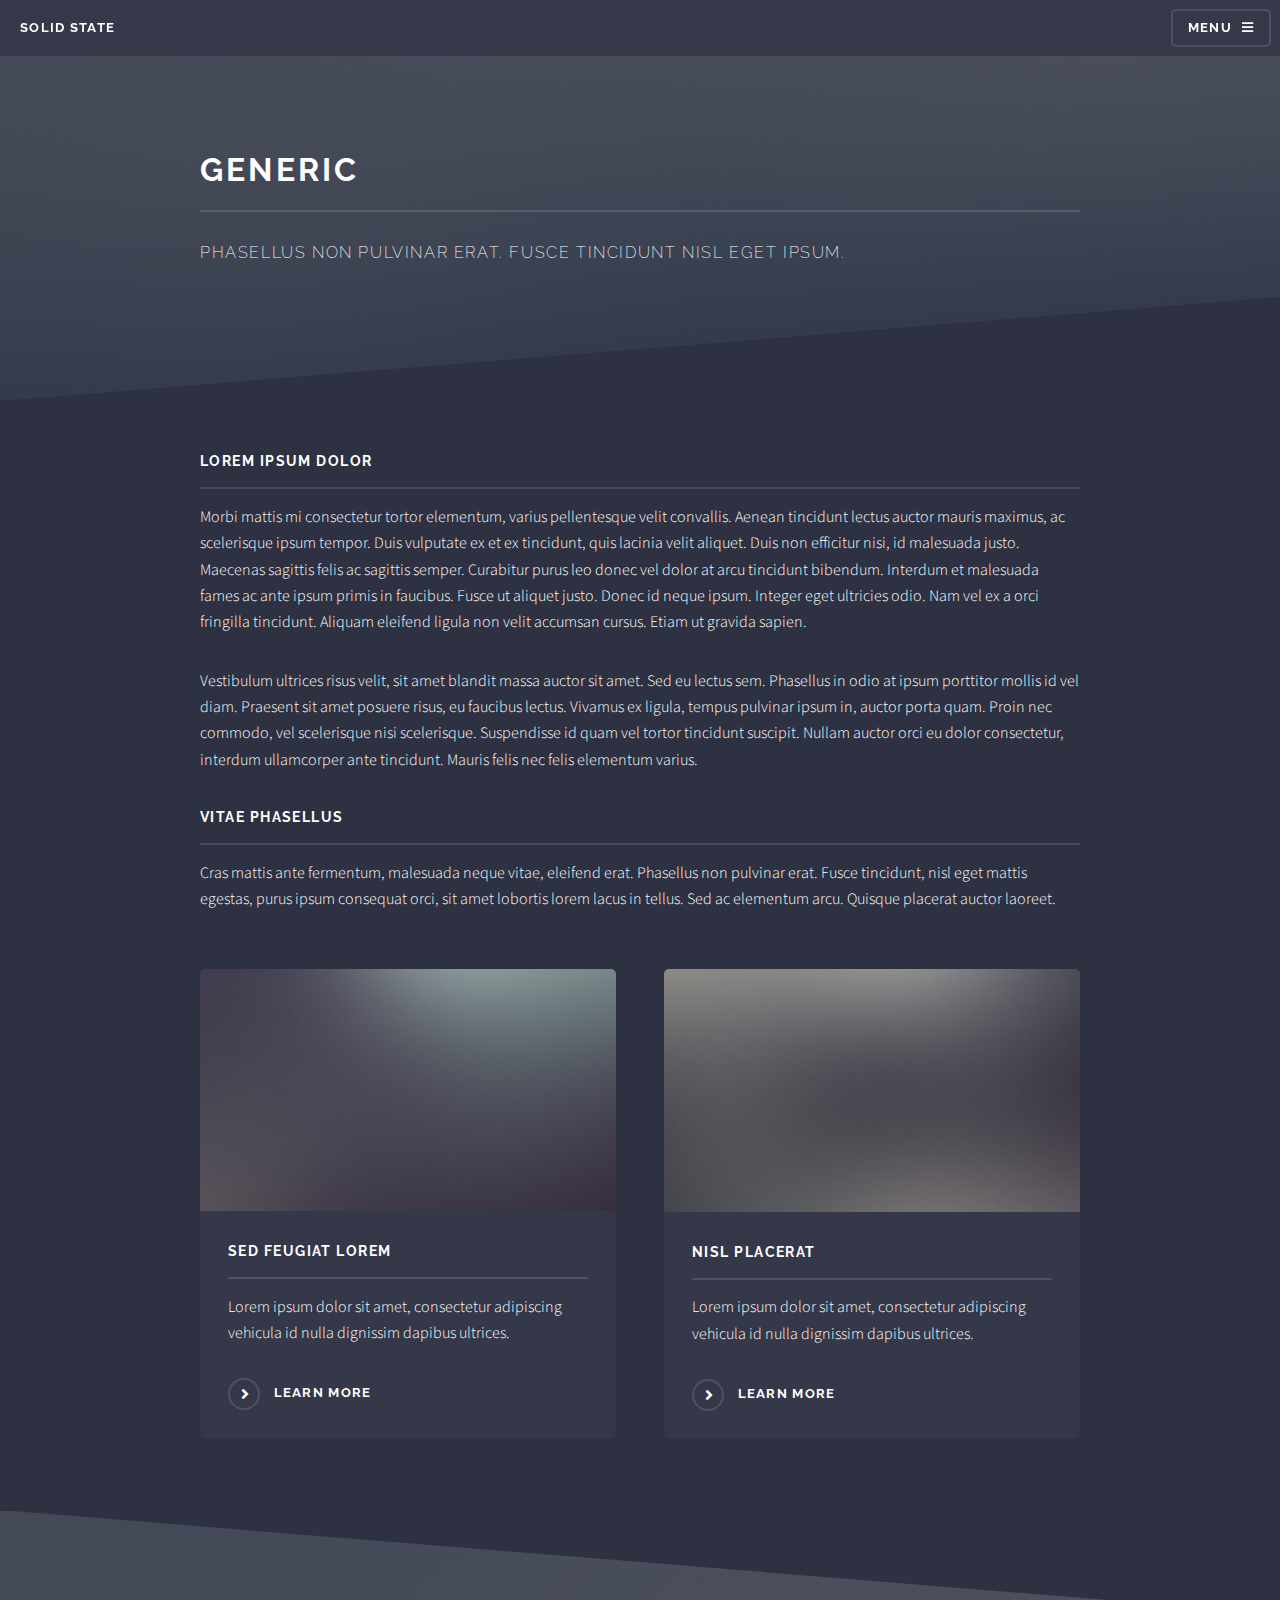
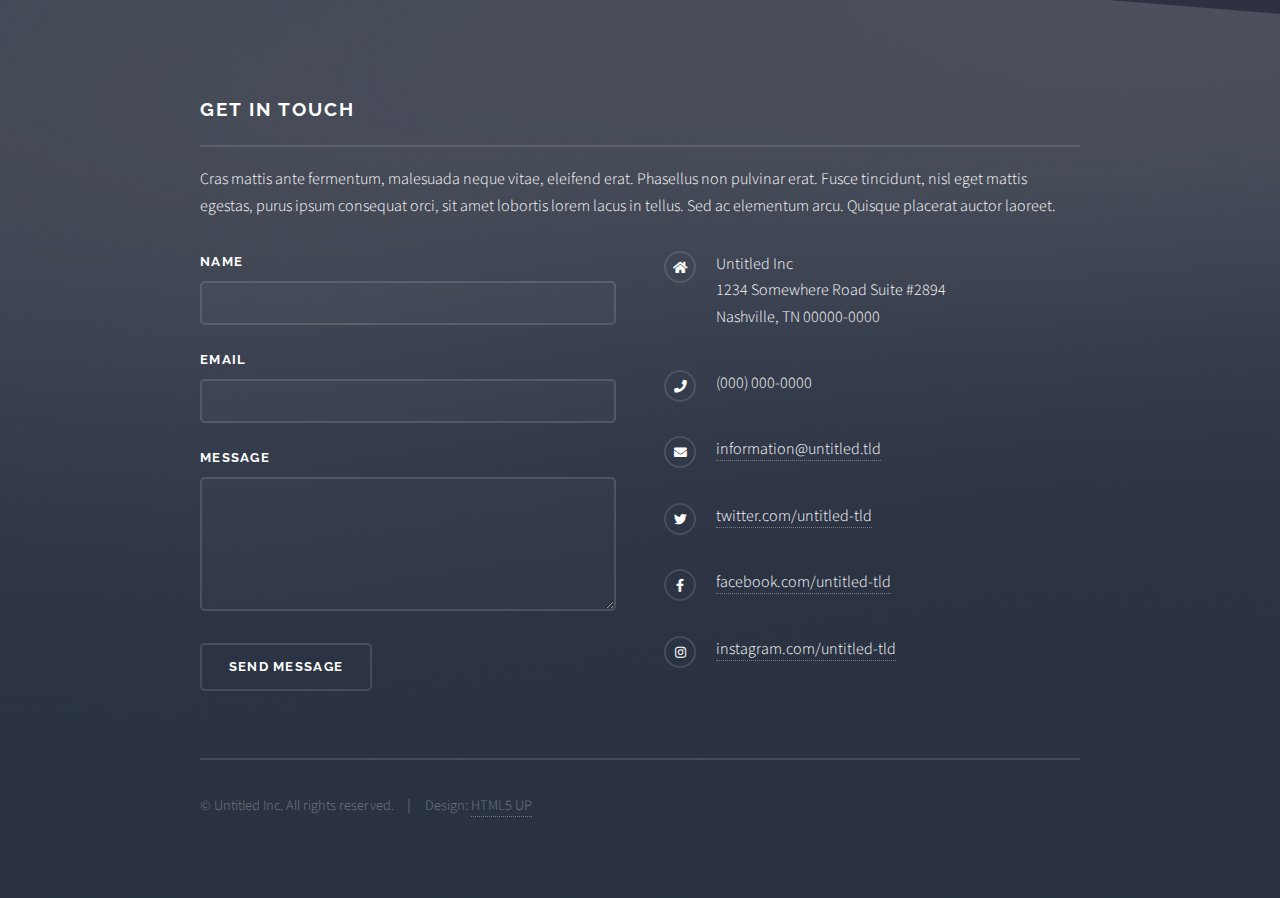
<file: generic.html>
<!DOCTYPE HTML>
<!--
	Solid State by HTML5 UP
	html5up.net | @ajlkn
	Free for personal and commercial use under the CCA 3.0 license (html5up.net/license)
-->
<html>
	<head>
		<title>Generic - Solid State by HTML5 UP</title>
		<meta charset="utf-8" />
		<meta name="viewport" content="width=device-width, initial-scale=1, user-scalable=no" />
		<link rel="stylesheet" href="assets/css/main.css" />
		<noscript><link rel="stylesheet" href="assets/css/noscript.css" /></noscript>
	</head>
	<body class="is-preload">

		<!-- Page Wrapper -->
			<div id="page-wrapper">

				<!-- Header -->
					<header id="header">
						<h1><a href="index.html">Solid State</a></h1>
						<nav>
							<a href="#menu">Menu</a>
						</nav>
					</header>

				<!-- Menu -->
					<nav id="menu">
						<div class="inner">
							<h2>Menu</h2>
							<ul class="links">
								<li><a href="index.html">Home</a></li>
								<li><a href="generic.html">Generic</a></li>
								<li><a href="elements.html">Elements</a></li>
								<li><a href="#">Log In</a></li>
								<li><a href="#">Sign Up</a></li>
							</ul>
							<a href="#" class="close">Close</a>
						</div>
					</nav>

				<!-- Wrapper -->
					<section id="wrapper">
						<header>
							<div class="inner">
								<h2>Generic</h2>
								<p>Phasellus non pulvinar erat. Fusce tincidunt nisl eget ipsum.</p>
							</div>
						</header>

						<!-- Content -->
							<div class="wrapper">
								<div class="inner">

									<h3 class="major">Lorem ipsum dolor</h3>
									<p>Morbi mattis mi consectetur tortor elementum, varius pellentesque velit convallis. Aenean tincidunt lectus auctor mauris maximus, ac scelerisque ipsum tempor. Duis vulputate ex et ex tincidunt, quis lacinia velit aliquet. Duis non efficitur nisi, id malesuada justo. Maecenas sagittis felis ac sagittis semper. Curabitur purus leo donec vel dolor at arcu tincidunt bibendum. Interdum et malesuada fames ac ante ipsum primis in faucibus. Fusce ut aliquet justo. Donec id neque ipsum. Integer eget ultricies odio. Nam vel ex a orci fringilla tincidunt. Aliquam eleifend ligula non velit accumsan cursus. Etiam ut gravida sapien.</p>

									<p>Vestibulum ultrices risus velit, sit amet blandit massa auctor sit amet. Sed eu lectus sem. Phasellus in odio at ipsum porttitor mollis id vel diam. Praesent sit amet posuere risus, eu faucibus lectus. Vivamus ex ligula, tempus pulvinar ipsum in, auctor porta quam. Proin nec commodo, vel scelerisque nisi scelerisque. Suspendisse id quam vel tortor tincidunt suscipit. Nullam auctor orci eu dolor consectetur, interdum ullamcorper ante tincidunt. Mauris felis nec felis elementum varius.</p>

									<h3 class="major">Vitae phasellus</h3>
									<p>Cras mattis ante fermentum, malesuada neque vitae, eleifend erat. Phasellus non pulvinar erat. Fusce tincidunt, nisl eget mattis egestas, purus ipsum consequat orci, sit amet lobortis lorem lacus in tellus. Sed ac elementum arcu. Quisque placerat auctor laoreet.</p>

									<section class="features">
										<article>
											<a href="#" class="image"><img src="images/pic04.jpg" alt="" /></a>
											<h3 class="major">Sed feugiat lorem</h3>
											<p>Lorem ipsum dolor sit amet, consectetur adipiscing vehicula id nulla dignissim dapibus ultrices.</p>
											<a href="#" class="special">Learn more</a>
										</article>
										<article>
											<a href="#" class="image"><img src="images/pic05.jpg" alt="" /></a>
											<h3 class="major">Nisl placerat</h3>
											<p>Lorem ipsum dolor sit amet, consectetur adipiscing vehicula id nulla dignissim dapibus ultrices.</p>
											<a href="#" class="special">Learn more</a>
										</article>
									</section>

								</div>
							</div>

					</section>

				<!-- Footer -->
					<section id="footer">
						<div class="inner">
							<h2 class="major">Get in touch</h2>
							<p>Cras mattis ante fermentum, malesuada neque vitae, eleifend erat. Phasellus non pulvinar erat. Fusce tincidunt, nisl eget mattis egestas, purus ipsum consequat orci, sit amet lobortis lorem lacus in tellus. Sed ac elementum arcu. Quisque placerat auctor laoreet.</p>
							<form method="post" action="#">
								<div class="fields">
									<div class="field">
										<label for="name">Name</label>
										<input type="text" name="name" id="name" />
									</div>
									<div class="field">
										<label for="email">Email</label>
										<input type="email" name="email" id="email" />
									</div>
									<div class="field">
										<label for="message">Message</label>
										<textarea name="message" id="message" rows="4"></textarea>
									</div>
								</div>
								<ul class="actions">
									<li><input type="submit" value="Send Message" /></li>
								</ul>
							</form>
							<ul class="contact">
								<li class="icon solid fa-home">
									Untitled Inc<br />
									1234 Somewhere Road Suite #2894<br />
									Nashville, TN 00000-0000
								</li>
								<li class="icon solid fa-phone">(000) 000-0000</li>
								<li class="icon solid fa-envelope"><a href="#">information@untitled.tld</a></li>
								<li class="icon brands fa-twitter"><a href="#">twitter.com/untitled-tld</a></li>
								<li class="icon brands fa-facebook-f"><a href="#">facebook.com/untitled-tld</a></li>
								<li class="icon brands fa-instagram"><a href="#">instagram.com/untitled-tld</a></li>
							</ul>
							<ul class="copyright">
								<li>&copy; Untitled Inc. All rights reserved.</li><li>Design: <a href="http://html5up.net">HTML5 UP</a></li>
							</ul>
						</div>
					</section>

			</div>

		<!-- Scripts -->
			<script src="assets/js/jquery.min.js"></script>
			<script src="assets/js/jquery.scrollex.min.js"></script>
			<script src="assets/js/browser.min.js"></script>
			<script src="assets/js/breakpoints.min.js"></script>
			<script src="assets/js/util.js"></script>
			<script src="assets/js/main.js"></script>

	</body>
</html>
</file>
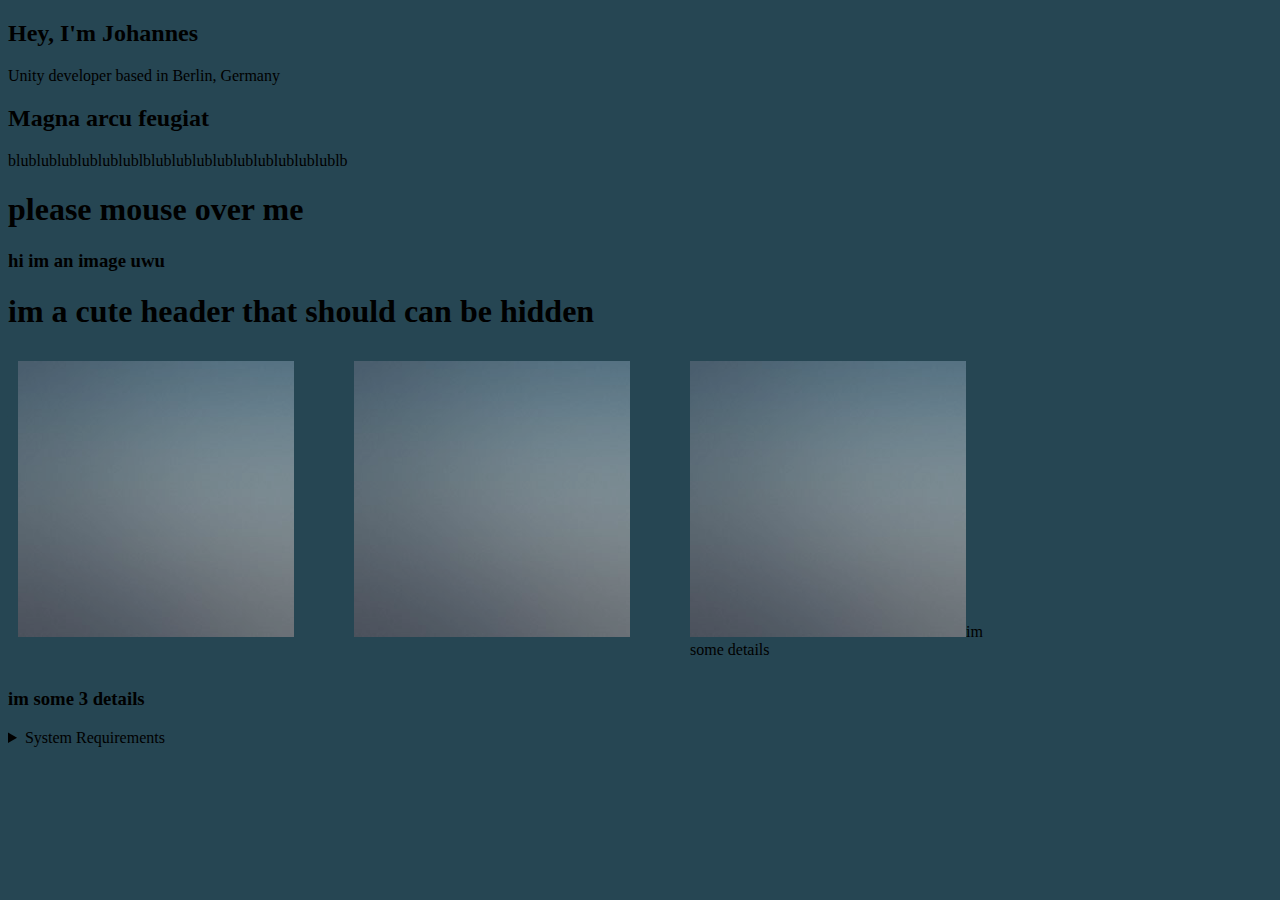
<file: MyMinimalTry.html>
﻿<!DOCTYPE html>
<html lang="en">
<head>
    <meta charset="UTF-8">
    <title>Johannes Spicker</title>
    <!--    <meta name="viewport" content="width=device-width, initial-scale=1, user-scalable=no" />-->
    <!--    <link rel="stylesheet" href="assets/css/main.css" />-->
    <!--    <noscript><link rel="stylesheet" href="assets/css/noscript.css" /></noscript>-->

    <style>
        .column {
            float: left;
            width: 25%;
            padding: 10px;
        }

        .column img {
            opacity: 0.8;
            cursor: pointer;
        }

        .column img:hover {
            opacity: 1;
        }

        /* Clear floats after the columns */
        .row:after {
            content: "";
            display: table;
            clear: both;
        }

        /* The expanding image container (positioning is needed to position the close button and the text) */
        .container {
            position: relative;
            display: none;
        }

        /* Expanding image text */
        #imgtext {
            position: absolute;
            bottom: 15px;
            left: 15px;
            color: white;
            font-size: 20px;
        }

        /* Closable button inside the image */
        .closebtn {
            position: absolute;
            top: 10px;
            right: 15px;
            color: white;
            font-size: 35px;
            cursor: pointer;
        }

    </style>
</head>
<body style="background-color: #264653 ;">

<div id="page-wrapper">

    <!-- 
    <header id="header" class="alt">
        <h1><a href="index.html">Solid State</a></h1>
    </header>
    Header -->

    <!-- Banner -->
    <section id="banner">
        <div class="inner">
            <div class="logo"><span class="icon fa-gem"></span></div>
            <h2>Hey, I'm Johannes</h2>
            <p>Unity developer based in Berlin, Germany</p>
        </div>
    </section>

    <section id="content-wrapper">

        <section id="content-one">
            <div class="inner-one">

                <h2 class="major">Magna arcu feugiat</h2>
                <p>blublublublublublublblublublublublublublublublublb</p>

                <h1 id=someHeader onmouseover="someMouseOver()" onmouseout="someMouseOut()">please mouse over me</h1>

                <h3 id=someImage onmouseover="image1MouseOver()" onmouseout="image1MouseOut()">hi im an image uwu </h3>


                <h1 id=someOtherHeader>im a cute header that should can be hidden</h1>


                <div class="row">
                    <div class="column">
                        <img id=someImage2 src="images/pic02.jpg" class="imageClass1"
                             onmousedown="selectImage('someImage2', 0)">
                    </div>
                    <div class="column">

                        <img id=someImage3 src="images/pic02.jpg" class="imageClass1"
                             onmousedown="selectImage('someImage3', 0)">
                    </div>
                    <div class="column">

                        <image id=someDetails2 src="images/pic02.jpg" class="detailClass1">im some details</image>
                    </div>
                </div>

                <h3 id=someDetails3 class="detailClass1">im some 3 details</h3>


                <details>
                    <summary>System Requirements</summary>
                    <p>Requires a computer running an operating system. The computer
                        must have some memory and ideally some kind of long-term storage.
                        An input device as well as some form of output device is
                        recommended.</p>
                </details>

                <script>
                    var someVariable = true;
                    var someOtherVariable = "a name";

                    function someMouseOver() {
                        document.getElementById("someHeader").style.color = "red";
                    }

                    function someMouseOut() {
                        document.getElementById("someHeader").style.color = "black";
                    }

                    function image1MouseOver() {
                        var x = document.getElementById("someOtherHeader");
                        x.style.display = "block";
                    }

                    function image1MouseOut() {
                        var x = document.getElementById("someOtherHeader");
                        x.style.display = "none";
                    }

                    //id: unique
                    //class: each image in the same line has the same class
                    //class: each popout in the same line has the same class

                    var selectedImageID = null;

                    function getDetails(classId) {

                    }

                    //click image => deselect old popout, select new popout || or just deselect if selected
                    function selectImage(imageId, collectionIndex) {

                        if (selectedImageID != null && selectedImageID[collectionIndex] != null)
                            document.getElementById(selectedImageID[collectionIndex]).style.display = "none";

                        if (selectedImageID[collectionIndex] === imageId) {
                            selectedImageID[collectionIndex] = null;
                            return;
                        }

                        selectedImageID[collectionIndex] = imageId;
                        document.getElementById(imageId).style.display = "block";

                        //image should look selected
                        //show details
                    }

                    function openTabContent(evt, cityName) {
                        var i, tabcontent, tablinks;

                        tabcontent = document.getElementsByClassName("tabcontent");
                        for (i = 0; i < tabcontent.length; i++) {
                            tabcontent[i].style.display = "none";
                        }

                        tablinks = document.getElementsByClassName("tablinks");
                        for (i = 0; i < tablinks.length; i++) {
                            tablinks[i].className = tablinks[i].className.replace(" active", "");
                        }

                        document.getElementById(cityName).style.display = "block";
                        evt.currentTarget.className += " active";
                    }

                    //enter image => show popout
                    //exit image => hide popout if not selected, maybe show selected

                    //plan:
                    //  can hover over images and show different details.
                    //  cann also toggle the details, so they stay when not hovering anything else

                    //                    <image id="hoverableImage1" onmouseover="toggleSomeDivs(1)" onmou
                    /*
                    function showOneDivHideOther(me) {
                        var blub = document.getElementsByClassName()

                        for (const blubKey in document.getElementsByClassName()) {
                            if()
                        }
                    }
                    
                    function hideMe(me){
                        document.getElementById(me).style.display = "none";
                    }     
                    */

                    //cool hover tabs
                    function openCity(evt, cityName) {
                        var i, tabcontent, tablinks;
                        tabcontent = document.getElementsByClassName("tabcontent");
                        for (i = 0; i < tabcontent.length; i++) {
                            tabcontent[i].style.display = "none";
                        }
                        tablinks = document.getElementsByClassName("tablinks");
                        for (i = 0; i < tablinks.length; i++) {
                            tablinks[i].className = tablinks[i].className.replace(" active", "");
                        }
                        document.getElementById(cityName).style.display = "block";
                        evt.currentTarget.className += " active";
                    }
                </script>

            </div>
            
            
            <div>
                
                
                
            </div>
        </section>

    </section>

</div>
</body>
</html>
</file>
<file: assets/css/mycss.css>
﻿.column2 {
    flex: 50.00%;
    padding: 5px;
}

.column3 {
    flex: 33.33%;
    padding: 5px;
}

.column4 {
    flex: 25.00%;
    padding: 5px;
}

/* Style the tab */
.tab {
    float: left;
    border: 1px solid #ccc;
    background-color: #f1f1f1;
    width: 30%;
    height: 300px;
}

/* Style the buttons inside the tab */
.tab button {
    display: block;
    background-color: inherit;
    color: black;
    padding: 22px 16px;
    width: 100%;
    border: none;
    outline: none;
    text-align: left;
    cursor: pointer;
    font-size: 17px;
}

/* Change background color of buttons on hover */
.tab button:hover {
    background-color: #ddd;
}

/* Create an active/current "tab button" class */
.tab button.active {
    background-color: #ccc;
}

/* Style the tab content */ 
.tabContent {
    float: none;
    padding: 0px 12px;
    /*border: 10px solid #ccc;*/
    width: 100%;
    border-left: none;
    height: 100%;
    display: none;
}

.tabContentGroup1 {
    float: none;
    padding: 0px 12px;
    /*border: 10px solid #ccc;*/
    width: 100%;
    border-left: none;
    height: 100%;
    display: none;
}

.tabContentGroup2 {
    float: none;
    padding: 0px 12px;
    /*border: 10px solid #ccc;*/
    width: 100%;
    border-left: none;
    height: 100%;
    display: none;
}

.tabContentGroup3 {
    float: none;
    padding: 0px 12px;
    /*border: 10px solid #ccc;*/
    width: 100%;
    border-left: none;
    height: 100%;
    display: none;
}

/* Clear floats after the tab */
.clearfix::after {
    content: "";
    clear: both;
    display: table;
}
</file>
<file: assets/css/noscript.css>
/*
	Solid State by HTML5 UP
	html5up.net | @ajlkn
	Free for personal and commercial use under the CCA 3.0 license (html5up.net/license)
*/

/* Banner */

	body.is-preload #banner .logo {
		-moz-transform: none;
		-webkit-transform: none;
		-ms-transform: none;
		transform: none;
		opacity: 1;
	}

	body.is-preload #banner h2 {
		opacity: 1;
		-moz-transform: none;
		-webkit-transform: none;
		-ms-transform: none;
		transform: none;
		-moz-filter: none;
		-webkit-filter: none;
		-ms-filter: none;
		filter: none;
	}

	body.is-preload #banner p {
		opacity: 01;
		-moz-transform: none;
		-webkit-transform: none;
		-ms-transform: none;
		transform: none;
		-moz-filter: none;
		-webkit-filter: none;
		-ms-filter: none;
		filter: none;
	}
</file>
<file: assets/css/main.css>
@import url(fontawesome-all.min.css);
@import url("https://fonts.googleapis.com/css?family=Raleway:200,700|Source+Sans+Pro:300,600,300italic,600italic");

/*
	Solid State by HTML5 UP
	html5up.net | @ajlkn
	Free for personal and commercial use under the CCA 3.0 license (html5up.net/license)
*/

html, body, div, span, applet, object,
iframe, h1, h2, h3, h4, h5, h6, p, blockquote,
pre, a, abbr, acronym, address, big, cite,
code, del, dfn, em, img, ins, kbd, q, s, samp,
small, strike, strong, sub, sup, tt, var, b,
u, i, center, dl, dt, dd, ol, ul, li, fieldset,
form, label, legend, table, caption, tbody,
tfoot, thead, tr, th, td, article, aside,
canvas, details, embed, figure, figcaption,
footer, header, hgroup, menu, nav, output, ruby,
section, summary, time, mark, audio, video {
    margin: 0;
    padding: 0;
    border: 0;
    font-size: 100%;
    font: inherit;
    vertical-align: baseline;
}

article, aside, details, figcaption, figure,
footer, header, hgroup, menu, nav, section {
    display: block;
}

body {
    line-height: 1;
}

ol, ul {
    list-style: none;
}

blockquote, q {
    quotes: none;
}

blockquote:before, blockquote:after, q:before, q:after {
    content: '';
    content: none;
}

table {
    border-collapse: collapse;
    border-spacing: 0;
}

body {
    -webkit-text-size-adjust: none;
}

mark {
    background-color: transparent;
    color: inherit;
}

input::-moz-focus-inner {
    border: 0;
    padding: 0;
}

input, select, textarea {
    -moz-appearance: none;
    -webkit-appearance: none;
    -ms-appearance: none;
    appearance: none;
}

/* Basic */

@-ms-viewport {
    width: device-width;
}

body {
    -ms-overflow-style: scrollbar;
}

@media screen and (max-width: 480px) {

    html, body {
        min-width: 320px;
    }

}

html {
    box-sizing: border-box;
}

*, *:before, *:after {
    box-sizing: inherit;
}

body {
    background-color: #2e3141;
    background-image: linear-gradient(to top, rgba(46, 49, 65, 0.8), rgba(46, 49, 65, 0.8)), url("../../images/bg.jpg");
    background-size: auto,
    cover;
    background-attachment: fixed,
    fixed;
    background-position: center,
    center;
}

body.is-preload *, body.is-preload *:before, body.is-preload *:after {
    -moz-animation: none !important;
    -webkit-animation: none !important;
    -ms-animation: none !important;
    animation: none !important;
    -moz-transition: none !important;
    -webkit-transition: none !important;
    -ms-transition: none !important;
    transition: none !important;
}

/* Type */

body, input, select, textarea {
    color: #ffffff;
    font-family: "Source Sans Pro", Helvetica, sans-serif;
    font-size: 16.5pt;
    font-weight: 300;
    line-height: 1.65;
}

@media screen and (max-width: 1680px) {

    body, input, select, textarea {
        font-size: 13pt;
    }

}

@media screen and (max-width: 1280px) {

    body, input, select, textarea {
        font-size: 12pt;
    }

}

@media screen and (max-width: 980px) {

    body, input, select, textarea {
        font-size: 12pt;
    }

}

@media screen and (max-width: 736px) {

    body, input, select, textarea {
        font-size: 12pt;
    }

}

@media screen and (max-width: 480px) {

    body, input, select, textarea {
        font-size: 12pt;
    }

}

a {
    -moz-transition: color 0.2s ease-in-out, border-bottom-color 0.2s ease-in-out;
    -webkit-transition: color 0.2s ease-in-out, border-bottom-color 0.2s ease-in-out;
    -ms-transition: color 0.2s ease-in-out, border-bottom-color 0.2s ease-in-out;
    transition: color 0.2s ease-in-out, border-bottom-color 0.2s ease-in-out;
    border-bottom: dotted 1px rgba(255, 255, 255, 0.35);
    color: #ffffff;
    text-decoration: none;
}

a:hover {
    border-bottom-color: transparent;
    color: #ffffff !important;
}

a.special:not(.button) {
    text-decoration: none;
    border-bottom: 0;
    display: block;
    font-family: Raleway, Helvetica, sans-serif;
    font-size: 0.8em;
    font-weight: 700;
    letter-spacing: 0.1em;
    margin: 0 0 2em 0;
    text-transform: uppercase;
}

a.special:not(.button):before {
    -moz-osx-font-smoothing: grayscale;
    -webkit-font-smoothing: antialiased;
    display: inline-block;
    font-style: normal;
    font-variant: normal;
    text-rendering: auto;
    line-height: 1;
    text-transform: none !important;
    font-family: 'Font Awesome 5 Free';
    font-weight: 900;
}

a.special:not(.button):before {
    -moz-transition: background-color 0.2s ease-in-out;
    -webkit-transition: background-color 0.2s ease-in-out;
    -ms-transition: background-color 0.2s ease-in-out;
    transition: background-color 0.2s ease-in-out;
    border-radius: 100%;
    border: solid 2px rgba(255, 255, 255, 0.125);
    content: '\f105';
    display: inline-block;
    font-size: 1.25em;
    height: 2em;
    line-height: 1.75em;
    margin-right: 0.85em;
    text-align: center;
    text-indent: 0.15em;
    vertical-align: middle;
    width: 2em;
}

a.special:not(.button):hover:before {
    background-color: rgba(255, 255, 255, 0.025);
}

a.special:not(.button):active:before {
    background-color: rgba(255, 255, 255, 0.075);
}

strong, b {
    color: #ffffff;
    font-weight: 600;
}

em, i {
    font-style: italic;
}

p {
    margin: 0 0 2em 0;
}

h1, h2, h3, h4, h5, h6 {
    color: #ffffff;
    font-family: Raleway, Helvetica, sans-serif;
    font-weight: 700;
    letter-spacing: 0.1em;
    margin: 0 0 1em 0;
    text-transform: uppercase;
}

h1 a, h2 a, h3 a, h4 a, h5 a, h6 a {
    color: inherit;
    text-decoration: none;
    border-bottom: 0;
}

h1 span, h2 span, h3 span, h4 span, h5 span, h6 span {
    font-weight: 200;
}

h1.major, h2.major, h3.major, h4.major, h5.major, h6.major {
    padding-bottom: 1em;
    border-bottom: solid 2px rgba(255, 255, 255, 0.125);
}

h2 {
    font-size: 1.2em;
}

h3 {
    font-size: 0.9em;
}

h4 {
    font-size: 0.7em;
}

h5 {
    font-size: 0.7em;
}

h6 {
    font-size: 0.7em;
}

@media screen and (max-width: 736px) {

    h2 {
        font-size: 1em;
    }

    h3 {
        font-size: 0.8em;
    }

}

sub {
    font-size: 0.8em;
    position: relative;
    top: 0.5em;
}

sup {
    font-size: 0.8em;
    position: relative;
    top: -0.5em;
}

blockquote {
    border-left: solid 4px rgba(255, 255, 255, 0.125);
    font-style: italic;
    margin: 0 0 2em 0;
    padding: 0.5em 0 0.5em 2em;
}

code {
    background: rgba(255, 255, 255, 0.025);
    border-radius: 5px;
    border: solid 2px rgba(255, 255, 255, 0.125);
    font-family: "Courier New", monospace;
    font-size: 0.9em;
    margin: 0 0.25em;
    padding: 0.25em 0.65em;
}

pre {
    -webkit-overflow-scrolling: touch;
    font-family: "Courier New", monospace;
    font-size: 0.9em;
    margin: 0 0 2em 0;
}

pre code {
    display: block;
    line-height: 1.75em;
    padding: 1em 1.5em;
    overflow-x: auto;
}

hr {
    border: 0;
    border-bottom: solid 2px rgba(255, 255, 255, 0.125);
    margin: 2.5em 0;
}

hr.major {
    margin: 4em 0;
}

.align-left {
    text-align: left;
}

.align-center {
    text-align: center;
}

.align-right {
    text-align: right;
}

/* Row */

.row {
    display: flex;
    flex-wrap: wrap;
    box-sizing: border-box;
    align-items: stretch;
}

.row > * {
    box-sizing: border-box;
}

.row.gtr-uniform > * > :last-child {
    margin-bottom: 0;
}

.row.aln-left {
    justify-content: flex-start;
}

.row.aln-center {
    justify-content: center;
}

.row.aln-right {
    justify-content: flex-end;
}

.row.aln-top {
    align-items: flex-start;
}

.row.aln-middle {
    align-items: center;
}

.row.aln-bottom {
    align-items: flex-end;
}

.row > .imp {
    order: -1;
}

.row > .col-1 {
    width: 8.33333%;
}

.row > .off-1 {
    margin-left: 8.33333%;
}

.row > .col-2 {
    width: 16.66667%;
}

.row > .off-2 {
    margin-left: 16.66667%;
}

.row > .col-3 {
    width: 25%;
}

.row > .off-3 {
    margin-left: 25%;
}

.row > .col-4 {
    width: 33.33333%;
}

.row > .off-4 {
    margin-left: 33.33333%;
}

.row > .col-5 {
    width: 41.66667%;
}

.row > .off-5 {
    margin-left: 41.66667%;
}

.row > .col-6 {
    width: 50%;
}

.row > .off-6 {
    margin-left: 50%;
}

.row > .col-7 {
    width: 58.33333%;
}

.row > .off-7 {
    margin-left: 58.33333%;
}

.row > .col-8 {
    width: 66.66667%;
}

.row > .off-8 {
    margin-left: 66.66667%;
}

.row > .col-9 {
    width: 75%;
}

.row > .off-9 {
    margin-left: 75%;
}

.row > .col-10 {
    width: 83.33333%;
}

.row > .off-10 {
    margin-left: 83.33333%;
}

.row > .col-11 {
    width: 91.66667%;
}

.row > .off-11 {
    margin-left: 91.66667%;
}

.row > .col-12 {
    width: 100%;
}

.row > .off-12 {
    margin-left: 100%;
}

.row.gtr-0 {
    margin-top: 0;
    margin-left: 0em;
}

.row.gtr-0 > * {
    padding: 0 0 0 0em;
}

.row.gtr-0.gtr-uniform {
    margin-top: 0em;
}

.row.gtr-0.gtr-uniform > * {
    padding-top: 0em;
}

.row.gtr-25 {
    margin-top: 0;
    margin-left: -0.4375em;
}

.row.gtr-25 > * {
    padding: 0 0 0 0.4375em;
}

.row.gtr-25.gtr-uniform {
    margin-top: -0.4375em;
}

.row.gtr-25.gtr-uniform > * {
    padding-top: 0.4375em;
}

.row.gtr-50 {
    margin-top: 0;
    margin-left: -0.875em;
}

.row.gtr-50 > * {
    padding: 0 0 0 0.875em;
}

.row.gtr-50.gtr-uniform {
    margin-top: -0.875em;
}

.row.gtr-50.gtr-uniform > * {
    padding-top: 0.875em;
}

.row {
    margin-top: 0;
    margin-left: -1.75em;
}

.row > * {
    padding: 0 0 0 1.75em;
}

.row.gtr-uniform {
    margin-top: -1.75em;
}

.row.gtr-uniform > * {
    padding-top: 1.75em;
}

.row.gtr-150 {
    margin-top: 0;
    margin-left: -2.625em;
}

.row.gtr-150 > * {
    padding: 0 0 0 2.625em;
}

.row.gtr-150.gtr-uniform {
    margin-top: -2.625em;
}

.row.gtr-150.gtr-uniform > * {
    padding-top: 2.625em;
}

.row.gtr-200 {
    margin-top: 0;
    margin-left: -3.5em;
}

.row.gtr-200 > * {
    padding: 0 0 0 3.5em;
}

.row.gtr-200.gtr-uniform {
    margin-top: -3.5em;
}

.row.gtr-200.gtr-uniform > * {
    padding-top: 3.5em;
}

@media screen and (max-width: 1680px) {

    .row {
        display: flex;
        flex-wrap: wrap;
        box-sizing: border-box;
        align-items: stretch;
    }

    .row > * {
        box-sizing: border-box;
    }

    .row.gtr-uniform > * > :last-child {
        margin-bottom: 0;
    }

    .row.aln-left {
        justify-content: flex-start;
    }

    .row.aln-center {
        justify-content: center;
    }

    .row.aln-right {
        justify-content: flex-end;
    }

    .row.aln-top {
        align-items: flex-start;
    }

    .row.aln-middle {
        align-items: center;
    }

    .row.aln-bottom {
        align-items: flex-end;
    }

    .row > .imp-xlarge {
        order: -1;
    }

    .row > .col-1-xlarge {
        width: 8.33333%;
    }

    .row > .off-1-xlarge {
        margin-left: 8.33333%;
    }

    .row > .col-2-xlarge {
        width: 16.66667%;
    }

    .row > .off-2-xlarge {
        margin-left: 16.66667%;
    }

    .row > .col-3-xlarge {
        width: 25%;
    }

    .row > .off-3-xlarge {
        margin-left: 25%;
    }

    .row > .col-4-xlarge {
        width: 33.33333%;
    }

    .row > .off-4-xlarge {
        margin-left: 33.33333%;
    }

    .row > .col-5-xlarge {
        width: 41.66667%;
    }

    .row > .off-5-xlarge {
        margin-left: 41.66667%;
    }

    .row > .col-6-xlarge {
        width: 50%;
    }

    .row > .off-6-xlarge {
        margin-left: 50%;
    }

    .row > .col-7-xlarge {
        width: 58.33333%;
    }

    .row > .off-7-xlarge {
        margin-left: 58.33333%;
    }

    .row > .col-8-xlarge {
        width: 66.66667%;
    }

    .row > .off-8-xlarge {
        margin-left: 66.66667%;
    }

    .row > .col-9-xlarge {
        width: 75%;
    }

    .row > .off-9-xlarge {
        margin-left: 75%;
    }

    .row > .col-10-xlarge {
        width: 83.33333%;
    }

    .row > .off-10-xlarge {
        margin-left: 83.33333%;
    }

    .row > .col-11-xlarge {
        width: 91.66667%;
    }

    .row > .off-11-xlarge {
        margin-left: 91.66667%;
    }

    .row > .col-12-xlarge {
        width: 100%;
    }

    .row > .off-12-xlarge {
        margin-left: 100%;
    }

    .row.gtr-0 {
        margin-top: 0;
        margin-left: 0em;
    }

    .row.gtr-0 > * {
        padding: 0 0 0 0em;
    }

    .row.gtr-0.gtr-uniform {
        margin-top: 0em;
    }

    .row.gtr-0.gtr-uniform > * {
        padding-top: 0em;
    }

    .row.gtr-25 {
        margin-top: 0;
        margin-left: -0.4375em;
    }

    .row.gtr-25 > * {
        padding: 0 0 0 0.4375em;
    }

    .row.gtr-25.gtr-uniform {
        margin-top: -0.4375em;
    }

    .row.gtr-25.gtr-uniform > * {
        padding-top: 0.4375em;
    }

    .row.gtr-50 {
        margin-top: 0;
        margin-left: -0.875em;
    }

    .row.gtr-50 > * {
        padding: 0 0 0 0.875em;
    }

    .row.gtr-50.gtr-uniform {
        margin-top: -0.875em;
    }

    .row.gtr-50.gtr-uniform > * {
        padding-top: 0.875em;
    }

    .row {
        margin-top: 0;
        margin-left: -1.75em;
    }

    .row > * {
        padding: 0 0 0 1.75em;
    }

    .row.gtr-uniform {
        margin-top: -1.75em;
    }

    .row.gtr-uniform > * {
        padding-top: 1.75em;
    }

    .row.gtr-150 {
        margin-top: 0;
        margin-left: -2.625em;
    }

    .row.gtr-150 > * {
        padding: 0 0 0 2.625em;
    }

    .row.gtr-150.gtr-uniform {
        margin-top: -2.625em;
    }

    .row.gtr-150.gtr-uniform > * {
        padding-top: 2.625em;
    }

    .row.gtr-200 {
        margin-top: 0;
        margin-left: -3.5em;
    }

    .row.gtr-200 > * {
        padding: 0 0 0 3.5em;
    }

    .row.gtr-200.gtr-uniform {
        margin-top: -3.5em;
    }

    .row.gtr-200.gtr-uniform > * {
        padding-top: 3.5em;
    }

}

@media screen and (max-width: 1280px) {

    .row {
        display: flex;
        flex-wrap: wrap;
        box-sizing: border-box;
        align-items: stretch;
    }

    .row > * {
        box-sizing: border-box;
    }

    .row.gtr-uniform > * > :last-child {
        margin-bottom: 0;
    }

    .row.aln-left {
        justify-content: flex-start;
    }

    .row.aln-center {
        justify-content: center;
    }

    .row.aln-right {
        justify-content: flex-end;
    }

    .row.aln-top {
        align-items: flex-start;
    }

    .row.aln-middle {
        align-items: center;
    }

    .row.aln-bottom {
        align-items: flex-end;
    }

    .row > .imp-large {
        order: -1;
    }

    .row > .col-1-large {
        width: 8.33333%;
    }

    .row > .off-1-large {
        margin-left: 8.33333%;
    }

    .row > .col-2-large {
        width: 16.66667%;
    }

    .row > .off-2-large {
        margin-left: 16.66667%;
    }

    .row > .col-3-large {
        width: 25%;
    }

    .row > .off-3-large {
        margin-left: 25%;
    }

    .row > .col-4-large {
        width: 33.33333%;
    }

    .row > .off-4-large {
        margin-left: 33.33333%;
    }

    .row > .col-5-large {
        width: 41.66667%;
    }

    .row > .off-5-large {
        margin-left: 41.66667%;
    }

    .row > .col-6-large {
        width: 50%;
    }

    .row > .off-6-large {
        margin-left: 50%;
    }

    .row > .col-7-large {
        width: 58.33333%;
    }

    .row > .off-7-large {
        margin-left: 58.33333%;
    }

    .row > .col-8-large {
        width: 66.66667%;
    }

    .row > .off-8-large {
        margin-left: 66.66667%;
    }

    .row > .col-9-large {
        width: 75%;
    }

    .row > .off-9-large {
        margin-left: 75%;
    }

    .row > .col-10-large {
        width: 83.33333%;
    }

    .row > .off-10-large {
        margin-left: 83.33333%;
    }

    .row > .col-11-large {
        width: 91.66667%;
    }

    .row > .off-11-large {
        margin-left: 91.66667%;
    }

    .row > .col-12-large {
        width: 100%;
    }

    .row > .off-12-large {
        margin-left: 100%;
    }

    .row.gtr-0 {
        margin-top: 0;
        margin-left: 0em;
    }

    .row.gtr-0 > * {
        padding: 0 0 0 0em;
    }

    .row.gtr-0.gtr-uniform {
        margin-top: 0em;
    }

    .row.gtr-0.gtr-uniform > * {
        padding-top: 0em;
    }

    .row.gtr-25 {
        margin-top: 0;
        margin-left: -0.4375em;
    }

    .row.gtr-25 > * {
        padding: 0 0 0 0.4375em;
    }

    .row.gtr-25.gtr-uniform {
        margin-top: -0.4375em;
    }

    .row.gtr-25.gtr-uniform > * {
        padding-top: 0.4375em;
    }

    .row.gtr-50 {
        margin-top: 0;
        margin-left: -0.875em;
    }

    .row.gtr-50 > * {
        padding: 0 0 0 0.875em;
    }

    .row.gtr-50.gtr-uniform {
        margin-top: -0.875em;
    }

    .row.gtr-50.gtr-uniform > * {
        padding-top: 0.875em;
    }

    .row {
        margin-top: 0;
        margin-left: -1.75em;
    }

    .row > * {
        padding: 0 0 0 1.75em;
    }

    .row.gtr-uniform {
        margin-top: -1.75em;
    }

    .row.gtr-uniform > * {
        padding-top: 1.75em;
    }

    .row.gtr-150 {
        margin-top: 0;
        margin-left: -2.625em;
    }

    .row.gtr-150 > * {
        padding: 0 0 0 2.625em;
    }

    .row.gtr-150.gtr-uniform {
        margin-top: -2.625em;
    }

    .row.gtr-150.gtr-uniform > * {
        padding-top: 2.625em;
    }

    .row.gtr-200 {
        margin-top: 0;
        margin-left: -3.5em;
    }

    .row.gtr-200 > * {
        padding: 0 0 0 3.5em;
    }

    .row.gtr-200.gtr-uniform {
        margin-top: -3.5em;
    }

    .row.gtr-200.gtr-uniform > * {
        padding-top: 3.5em;
    }

}

@media screen and (max-width: 980px) {

    .row {
        display: flex;
        flex-wrap: wrap;
        box-sizing: border-box;
        align-items: stretch;
    }

    .row > * {
        box-sizing: border-box;
    }

    .row.gtr-uniform > * > :last-child {
        margin-bottom: 0;
    }

    .row.aln-left {
        justify-content: flex-start;
    }

    .row.aln-center {
        justify-content: center;
    }

    .row.aln-right {
        justify-content: flex-end;
    }

    .row.aln-top {
        align-items: flex-start;
    }

    .row.aln-middle {
        align-items: center;
    }

    .row.aln-bottom {
        align-items: flex-end;
    }

    .row > .imp-medium {
        order: -1;
    }

    .row > .col-1-medium {
        width: 8.33333%;
    }

    .row > .off-1-medium {
        margin-left: 8.33333%;
    }

    .row > .col-2-medium {
        width: 16.66667%;
    }

    .row > .off-2-medium {
        margin-left: 16.66667%;
    }

    .row > .col-3-medium {
        width: 25%;
    }

    .row > .off-3-medium {
        margin-left: 25%;
    }

    .row > .col-4-medium {
        width: 33.33333%;
    }

    .row > .off-4-medium {
        margin-left: 33.33333%;
    }

    .row > .col-5-medium {
        width: 41.66667%;
    }

    .row > .off-5-medium {
        margin-left: 41.66667%;
    }

    .row > .col-6-medium {
        width: 50%;
    }

    .row > .off-6-medium {
        margin-left: 50%;
    }

    .row > .col-7-medium {
        width: 58.33333%;
    }

    .row > .off-7-medium {
        margin-left: 58.33333%;
    }

    .row > .col-8-medium {
        width: 66.66667%;
    }

    .row > .off-8-medium {
        margin-left: 66.66667%;
    }

    .row > .col-9-medium {
        width: 75%;
    }

    .row > .off-9-medium {
        margin-left: 75%;
    }

    .row > .col-10-medium {
        width: 83.33333%;
    }

    .row > .off-10-medium {
        margin-left: 83.33333%;
    }

    .row > .col-11-medium {
        width: 91.66667%;
    }

    .row > .off-11-medium {
        margin-left: 91.66667%;
    }

    .row > .col-12-medium {
        width: 100%;
    }

    .row > .off-12-medium {
        margin-left: 100%;
    }

    .row.gtr-0 {
        margin-top: 0;
        margin-left: 0em;
    }

    .row.gtr-0 > * {
        padding: 0 0 0 0em;
    }

    .row.gtr-0.gtr-uniform {
        margin-top: 0em;
    }

    .row.gtr-0.gtr-uniform > * {
        padding-top: 0em;
    }

    .row.gtr-25 {
        margin-top: 0;
        margin-left: -0.4375em;
    }

    .row.gtr-25 > * {
        padding: 0 0 0 0.4375em;
    }

    .row.gtr-25.gtr-uniform {
        margin-top: -0.4375em;
    }

    .row.gtr-25.gtr-uniform > * {
        padding-top: 0.4375em;
    }

    .row.gtr-50 {
        margin-top: 0;
        margin-left: -0.875em;
    }

    .row.gtr-50 > * {
        padding: 0 0 0 0.875em;
    }

    .row.gtr-50.gtr-uniform {
        margin-top: -0.875em;
    }

    .row.gtr-50.gtr-uniform > * {
        padding-top: 0.875em;
    }

    .row {
        margin-top: 0;
        margin-left: -1.75em;
    }

    .row > * {
        padding: 0 0 0 1.75em;
    }

    .row.gtr-uniform {
        margin-top: -1.75em;
    }

    .row.gtr-uniform > * {
        padding-top: 1.75em;
    }

    .row.gtr-150 {
        margin-top: 0;
        margin-left: -2.625em;
    }

    .row.gtr-150 > * {
        padding: 0 0 0 2.625em;
    }

    .row.gtr-150.gtr-uniform {
        margin-top: -2.625em;
    }

    .row.gtr-150.gtr-uniform > * {
        padding-top: 2.625em;
    }

    .row.gtr-200 {
        margin-top: 0;
        margin-left: -3.5em;
    }

    .row.gtr-200 > * {
        padding: 0 0 0 3.5em;
    }

    .row.gtr-200.gtr-uniform {
        margin-top: -3.5em;
    }

    .row.gtr-200.gtr-uniform > * {
        padding-top: 3.5em;
    }

}

@media screen and (max-width: 736px) {

    .row {
        display: flex;
        flex-wrap: wrap;
        box-sizing: border-box;
        align-items: stretch;
    }

    .row > * {
        box-sizing: border-box;
    }

    .row.gtr-uniform > * > :last-child {
        margin-bottom: 0;
    }

    .row.aln-left {
        justify-content: flex-start;
    }

    .row.aln-center {
        justify-content: center;
    }

    .row.aln-right {
        justify-content: flex-end;
    }

    .row.aln-top {
        align-items: flex-start;
    }

    .row.aln-middle {
        align-items: center;
    }

    .row.aln-bottom {
        align-items: flex-end;
    }

    .row > .imp-small {
        order: -1;
    }

    .row > .col-1-small {
        width: 8.33333%;
    }

    .row > .off-1-small {
        margin-left: 8.33333%;
    }

    .row > .col-2-small {
        width: 16.66667%;
    }

    .row > .off-2-small {
        margin-left: 16.66667%;
    }

    .row > .col-3-small {
        width: 25%;
    }

    .row > .off-3-small {
        margin-left: 25%;
    }

    .row > .col-4-small {
        width: 33.33333%;
    }

    .row > .off-4-small {
        margin-left: 33.33333%;
    }

    .row > .col-5-small {
        width: 41.66667%;
    }

    .row > .off-5-small {
        margin-left: 41.66667%;
    }

    .row > .col-6-small {
        width: 50%;
    }

    .row > .off-6-small {
        margin-left: 50%;
    }

    .row > .col-7-small {
        width: 58.33333%;
    }

    .row > .off-7-small {
        margin-left: 58.33333%;
    }

    .row > .col-8-small {
        width: 66.66667%;
    }

    .row > .off-8-small {
        margin-left: 66.66667%;
    }

    .row > .col-9-small {
        width: 75%;
    }

    .row > .off-9-small {
        margin-left: 75%;
    }

    .row > .col-10-small {
        width: 83.33333%;
    }

    .row > .off-10-small {
        margin-left: 83.33333%;
    }

    .row > .col-11-small {
        width: 91.66667%;
    }

    .row > .off-11-small {
        margin-left: 91.66667%;
    }

    .row > .col-12-small {
        width: 100%;
    }

    .row > .off-12-small {
        margin-left: 100%;
    }

    .row.gtr-0 {
        margin-top: 0;
        margin-left: 0em;
    }

    .row.gtr-0 > * {
        padding: 0 0 0 0em;
    }

    .row.gtr-0.gtr-uniform {
        margin-top: 0em;
    }

    .row.gtr-0.gtr-uniform > * {
        padding-top: 0em;
    }

    .row.gtr-25 {
        margin-top: 0;
        margin-left: -0.3125em;
    }

    .row.gtr-25 > * {
        padding: 0 0 0 0.3125em;
    }

    .row.gtr-25.gtr-uniform {
        margin-top: -0.3125em;
    }

    .row.gtr-25.gtr-uniform > * {
        padding-top: 0.3125em;
    }

    .row.gtr-50 {
        margin-top: 0;
        margin-left: -0.625em;
    }

    .row.gtr-50 > * {
        padding: 0 0 0 0.625em;
    }

    .row.gtr-50.gtr-uniform {
        margin-top: -0.625em;
    }

    .row.gtr-50.gtr-uniform > * {
        padding-top: 0.625em;
    }

    .row {
        margin-top: 0;
        margin-left: -1.25em;
    }

    .row > * {
        padding: 0 0 0 1.25em;
    }

    .row.gtr-uniform {
        margin-top: -1.25em;
    }

    .row.gtr-uniform > * {
        padding-top: 1.25em;
    }

    .row.gtr-150 {
        margin-top: 0;
        margin-left: -1.875em;
    }

    .row.gtr-150 > * {
        padding: 0 0 0 1.875em;
    }

    .row.gtr-150.gtr-uniform {
        margin-top: -1.875em;
    }

    .row.gtr-150.gtr-uniform > * {
        padding-top: 1.875em;
    }

    .row.gtr-200 {
        margin-top: 0;
        margin-left: -2.5em;
    }

    .row.gtr-200 > * {
        padding: 0 0 0 2.5em;
    }

    .row.gtr-200.gtr-uniform {
        margin-top: -2.5em;
    }

    .row.gtr-200.gtr-uniform > * {
        padding-top: 2.5em;
    }

}

@media screen and (max-width: 480px) {

    .row {
        display: flex;
        flex-wrap: wrap;
        box-sizing: border-box;
        align-items: stretch;
    }

    .row > * {
        box-sizing: border-box;
    }

    .row.gtr-uniform > * > :last-child {
        margin-bottom: 0;
    }

    .row.aln-left {
        justify-content: flex-start;
    }

    .row.aln-center {
        justify-content: center;
    }

    .row.aln-right {
        justify-content: flex-end;
    }

    .row.aln-top {
        align-items: flex-start;
    }

    .row.aln-middle {
        align-items: center;
    }

    .row.aln-bottom {
        align-items: flex-end;
    }

    .row > .imp-xsmall {
        order: -1;
    }

    .row > .col-1-xsmall {
        width: 8.33333%;
    }

    .row > .off-1-xsmall {
        margin-left: 8.33333%;
    }

    .row > .col-2-xsmall {
        width: 16.66667%;
    }

    .row > .off-2-xsmall {
        margin-left: 16.66667%;
    }

    .row > .col-3-xsmall {
        width: 25%;
    }

    .row > .off-3-xsmall {
        margin-left: 25%;
    }

    .row > .col-4-xsmall {
        width: 33.33333%;
    }

    .row > .off-4-xsmall {
        margin-left: 33.33333%;
    }

    .row > .col-5-xsmall {
        width: 41.66667%;
    }

    .row > .off-5-xsmall {
        margin-left: 41.66667%;
    }

    .row > .col-6-xsmall {
        width: 50%;
    }

    .row > .off-6-xsmall {
        margin-left: 50%;
    }

    .row > .col-7-xsmall {
        width: 58.33333%;
    }

    .row > .off-7-xsmall {
        margin-left: 58.33333%;
    }

    .row > .col-8-xsmall {
        width: 66.66667%;
    }

    .row > .off-8-xsmall {
        margin-left: 66.66667%;
    }

    .row > .col-9-xsmall {
        width: 75%;
    }

    .row > .off-9-xsmall {
        margin-left: 75%;
    }

    .row > .col-10-xsmall {
        width: 83.33333%;
    }

    .row > .off-10-xsmall {
        margin-left: 83.33333%;
    }

    .row > .col-11-xsmall {
        width: 91.66667%;
    }

    .row > .off-11-xsmall {
        margin-left: 91.66667%;
    }

    .row > .col-12-xsmall {
        width: 100%;
    }

    .row > .off-12-xsmall {
        margin-left: 100%;
    }

    .row.gtr-0 {
        margin-top: 0;
        margin-left: 0em;
    }

    .row.gtr-0 > * {
        padding: 0 0 0 0em;
    }

    .row.gtr-0.gtr-uniform {
        margin-top: 0em;
    }

    .row.gtr-0.gtr-uniform > * {
        padding-top: 0em;
    }

    .row.gtr-25 {
        margin-top: 0;
        margin-left: -0.3125em;
    }

    .row.gtr-25 > * {
        padding: 0 0 0 0.3125em;
    }

    .row.gtr-25.gtr-uniform {
        margin-top: -0.3125em;
    }

    .row.gtr-25.gtr-uniform > * {
        padding-top: 0.3125em;
    }

    .row.gtr-50 {
        margin-top: 0;
        margin-left: -0.625em;
    }

    .row.gtr-50 > * {
        padding: 0 0 0 0.625em;
    }

    .row.gtr-50.gtr-uniform {
        margin-top: -0.625em;
    }

    .row.gtr-50.gtr-uniform > * {
        padding-top: 0.625em;
    }

    .row {
        margin-top: 0;
        margin-left: -1.25em;
    }

    .row > * {
        padding: 0 0 0 1.25em;
    }

    .row.gtr-uniform {
        margin-top: -1.25em;
    }

    .row.gtr-uniform > * {
        padding-top: 1.25em;
    }

    .row.gtr-150 {
        margin-top: 0;
        margin-left: -1.875em;
    }

    .row.gtr-150 > * {
        padding: 0 0 0 1.875em;
    }

    .row.gtr-150.gtr-uniform {
        margin-top: -1.875em;
    }

    .row.gtr-150.gtr-uniform > * {
        padding-top: 1.875em;
    }

    .row.gtr-200 {
        margin-top: 0;
        margin-left: -2.5em;
    }

    .row.gtr-200 > * {
        padding: 0 0 0 2.5em;
    }

    .row.gtr-200.gtr-uniform {
        margin-top: -2.5em;
    }

    .row.gtr-200.gtr-uniform > * {
        padding-top: 2.5em;
    }

}

@media screen and (max-width: 360px) {

    .row {
        display: flex;
        flex-wrap: wrap;
        box-sizing: border-box;
        align-items: stretch;
    }

    .row > * {
        box-sizing: border-box;
    }

    .row.gtr-uniform > * > :last-child {
        margin-bottom: 0;
    }

    .row.aln-left {
        justify-content: flex-start;
    }

    .row.aln-center {
        justify-content: center;
    }

    .row.aln-right {
        justify-content: flex-end;
    }

    .row.aln-top {
        align-items: flex-start;
    }

    .row.aln-middle {
        align-items: center;
    }

    .row.aln-bottom {
        align-items: flex-end;
    }

    .row > .imp-xxsmall {
        order: -1;
    }

    .row > .col-1-xxsmall {
        width: 8.33333%;
    }

    .row > .off-1-xxsmall {
        margin-left: 8.33333%;
    }

    .row > .col-2-xxsmall {
        width: 16.66667%;
    }

    .row > .off-2-xxsmall {
        margin-left: 16.66667%;
    }

    .row > .col-3-xxsmall {
        width: 25%;
    }

    .row > .off-3-xxsmall {
        margin-left: 25%;
    }

    .row > .col-4-xxsmall {
        width: 33.33333%;
    }

    .row > .off-4-xxsmall {
        margin-left: 33.33333%;
    }

    .row > .col-5-xxsmall {
        width: 41.66667%;
    }

    .row > .off-5-xxsmall {
        margin-left: 41.66667%;
    }

    .row > .col-6-xxsmall {
        width: 50%;
    }

    .row > .off-6-xxsmall {
        margin-left: 50%;
    }

    .row > .col-7-xxsmall {
        width: 58.33333%;
    }

    .row > .off-7-xxsmall {
        margin-left: 58.33333%;
    }

    .row > .col-8-xxsmall {
        width: 66.66667%;
    }

    .row > .off-8-xxsmall {
        margin-left: 66.66667%;
    }

    .row > .col-9-xxsmall {
        width: 75%;
    }

    .row > .off-9-xxsmall {
        margin-left: 75%;
    }

    .row > .col-10-xxsmall {
        width: 83.33333%;
    }

    .row > .off-10-xxsmall {
        margin-left: 83.33333%;
    }

    .row > .col-11-xxsmall {
        width: 91.66667%;
    }

    .row > .off-11-xxsmall {
        margin-left: 91.66667%;
    }

    .row > .col-12-xxsmall {
        width: 100%;
    }

    .row > .off-12-xxsmall {
        margin-left: 100%;
    }

    .row.gtr-0 {
        margin-top: 0;
        margin-left: 0em;
    }

    .row.gtr-0 > * {
        padding: 0 0 0 0em;
    }

    .row.gtr-0.gtr-uniform {
        margin-top: 0em;
    }

    .row.gtr-0.gtr-uniform > * {
        padding-top: 0em;
    }

    .row.gtr-25 {
        margin-top: 0;
        margin-left: -0.3125em;
    }

    .row.gtr-25 > * {
        padding: 0 0 0 0.3125em;
    }

    .row.gtr-25.gtr-uniform {
        margin-top: -0.3125em;
    }

    .row.gtr-25.gtr-uniform > * {
        padding-top: 0.3125em;
    }

    .row.gtr-50 {
        margin-top: 0;
        margin-left: -0.625em;
    }

    .row.gtr-50 > * {
        padding: 0 0 0 0.625em;
    }

    .row.gtr-50.gtr-uniform {
        margin-top: -0.625em;
    }

    .row.gtr-50.gtr-uniform > * {
        padding-top: 0.625em;
    }

    .row {
        margin-top: 0;
        margin-left: -1.25em;
    }

    .row > * {
        padding: 0 0 0 1.25em;
    }

    .row.gtr-uniform {
        margin-top: -1.25em;
    }

    .row.gtr-uniform > * {
        padding-top: 1.25em;
    }

    .row.gtr-150 {
        margin-top: 0;
        margin-left: -1.875em;
    }

    .row.gtr-150 > * {
        padding: 0 0 0 1.875em;
    }

    .row.gtr-150.gtr-uniform {
        margin-top: -1.875em;
    }

    .row.gtr-150.gtr-uniform > * {
        padding-top: 1.875em;
    }

    .row.gtr-200 {
        margin-top: 0;
        margin-left: -2.5em;
    }

    .row.gtr-200 > * {
        padding: 0 0 0 2.5em;
    }

    .row.gtr-200.gtr-uniform {
        margin-top: -2.5em;
    }

    .row.gtr-200.gtr-uniform > * {
        padding-top: 2.5em;
    }

}

/* Section/Article */

section.special, article.special {
    text-align: center;
}

/* Form */

form {
    margin: 0 0 2em 0;
}

form > :last-child {
    margin-bottom: 0;
}

form > .fields {
    display: -moz-flex;
    display: -webkit-flex;
    display: -ms-flex;
    display: flex;
    -moz-flex-wrap: wrap;
    -webkit-flex-wrap: wrap;
    -ms-flex-wrap: wrap;
    flex-wrap: wrap;
    width: calc(100% + 3em);
    margin: -1.5em 0 2em -1.5em;
}

form > .fields > .field {
    -moz-flex-grow: 0;
    -webkit-flex-grow: 0;
    -ms-flex-grow: 0;
    flex-grow: 0;
    -moz-flex-shrink: 0;
    -webkit-flex-shrink: 0;
    -ms-flex-shrink: 0;
    flex-shrink: 0;
    padding: 1.5em 0 0 1.5em;
    width: calc(100% - 1.5em);
}

form > .fields > .field.half {
    width: calc(50% - 0.75em);
}

form > .fields > .field.third {
    width: calc(100% / 3 - 0.5em);
}

form > .fields > .field.quarter {
    width: calc(25% - 0.375em);
}

@media screen and (max-width: 480px) {

    form > .fields {
        width: calc(100% + 3em);
        margin: -1.5em 0 2em -1.5em;
    }

    form > .fields > .field {
        padding: 1.5em 0 0 1.5em;
        width: calc(100% - 1.5em);
    }

    form > .fields > .field.half {
        width: calc(100% - 1.5em);
    }

    form > .fields > .field.third {
        width: calc(100% - 1.5em);
    }

    form > .fields > .field.quarter {
        width: calc(100% - 1.5em);
    }

}

label {
    color: #ffffff;
    display: block;
    font-family: Raleway, Helvetica, sans-serif;
    font-size: 0.8em;
    font-weight: 700;
    letter-spacing: 0.1em;
    margin: 0 0 0.7em 0;
    text-transform: uppercase;
}

input[type="text"],
input[type="password"],
input[type="email"],
input[type="tel"],
select,
textarea {
    -moz-appearance: none;
    -webkit-appearance: none;
    -ms-appearance: none;
    appearance: none;
    background: rgba(255, 255, 255, 0.025);
    border-radius: 5px;
    border: none;
    border: solid 2px rgba(255, 255, 255, 0.125);
    color: inherit;
    display: block;
    outline: 0;
    padding: 0 1em;
    text-decoration: none;
    width: 100%;
}

input[type="text"]:invalid,
input[type="password"]:invalid,
input[type="email"]:invalid,
input[type="tel"]:invalid,
select:invalid,
textarea:invalid {
    box-shadow: none;
}

input[type="text"]:focus,
input[type="password"]:focus,
input[type="email"]:focus,
input[type="tel"]:focus,
select:focus,
textarea:focus {
    border-color: #5b6ba6;
}

select {
    background-image: url("data:image/svg+xml;charset=utf8,%3Csvg xmlns='http://www.w3.org/2000/svg' width='40' height='40' preserveAspectRatio='none' viewBox='0 0 40 40'%3E%3Cpath d='M9.4,12.3l10.4,10.4l10.4-10.4c0.2-0.2,0.5-0.4,0.9-0.4c0.3,0,0.6,0.1,0.9,0.4l3.3,3.3c0.2,0.2,0.4,0.5,0.4,0.9 c0,0.4-0.1,0.6-0.4,0.9L20.7,31.9c-0.2,0.2-0.5,0.4-0.9,0.4c-0.3,0-0.6-0.1-0.9-0.4L4.3,17.3c-0.2-0.2-0.4-0.5-0.4-0.9 c0-0.4,0.1-0.6,0.4-0.9l3.3-3.3c0.2-0.2,0.5-0.4,0.9-0.4S9.1,12.1,9.4,12.3z' fill='rgba(255, 255, 255, 0.125)' /%3E%3C/svg%3E");
    background-size: 1.25rem;
    background-repeat: no-repeat;
    background-position: calc(100% - 1rem) center;
    height: 2.75em;
    padding-right: 2.75em;
    text-overflow: ellipsis;
}

select option {
    color: #ffffff;
    background: #2e3141;
}

select:focus::-ms-value {
    background-color: transparent;
}

select::-ms-expand {
    display: none;
}

input[type="text"],
input[type="password"],
input[type="email"],
select {
    height: 2.75em;
}

textarea {
    padding: 0.75em 1em;
}

input[type="checkbox"],
input[type="radio"] {
    -moz-appearance: none;
    -webkit-appearance: none;
    -ms-appearance: none;
    appearance: none;
    display: block;
    float: left;
    margin-right: -2em;
    opacity: 0;
    width: 1em;
    z-index: -1;
}

input[type="checkbox"] + label,
input[type="radio"] + label {
    text-decoration: none;
    color: #ffffff;
    cursor: pointer;
    display: inline-block;
    font-size: 1em;
    font-family: "Source Sans Pro", Helvetica, sans-serif;
    text-transform: none;
    letter-spacing: 0;
    font-weight: 300;
    padding-left: 2.4em;
    padding-right: 0.75em;
    position: relative;
}

input[type="checkbox"] + label:before,
input[type="radio"] + label:before {
    -moz-osx-font-smoothing: grayscale;
    -webkit-font-smoothing: antialiased;
    display: inline-block;
    font-style: normal;
    font-variant: normal;
    text-rendering: auto;
    line-height: 1;
    text-transform: none !important;
    font-family: 'Font Awesome 5 Free';
    font-weight: 900;
}

input[type="checkbox"] + label:before,
input[type="radio"] + label:before {
    background: rgba(255, 255, 255, 0.025);
    border-radius: 5px;
    border: solid 2px rgba(255, 255, 255, 0.125);
    content: '';
    display: inline-block;
    font-size: 0.8em;
    height: 2.0625em;
    left: 0;
    line-height: 2.0625em;
    position: absolute;
    text-align: center;
    top: 0;
    width: 2.0625em;
}

input[type="checkbox"]:checked + label:before,
input[type="radio"]:checked + label:before {
    background: #ffffff;
    border-color: #ffffff;
    content: '\f00c';
    color: #2e3141;
}

input[type="checkbox"]:focus + label:before,
input[type="radio"]:focus + label:before {
    border-color: #4c5c96;
}

input[type="checkbox"] + label:before {
    border-radius: 5px;
}

input[type="radio"] + label:before {
    border-radius: 100%;
}

::-webkit-input-placeholder {
    color: rgba(255, 255, 255, 0.35) !important;
    opacity: 1.0;
}

:-moz-placeholder {
    color: rgba(255, 255, 255, 0.35) !important;
    opacity: 1.0;
}

::-moz-placeholder {
    color: rgba(255, 255, 255, 0.35) !important;
    opacity: 1.0;
}

:-ms-input-placeholder {
    color: rgba(255, 255, 255, 0.35) !important;
    opacity: 1.0;
}

/* Box */

.box {
    border-radius: 5px;
    border: solid 2px rgba(255, 255, 255, 0.125);
    margin-bottom: 2em;
    padding: 1.5em;
}

.box > :last-child,
.box > :last-child > :last-child,
.box > :last-child > :last-child > :last-child {
    margin-bottom: 0;
}

.box.alt {
    border: 0;
    border-radius: 0;
    padding: 0;
}

/* Icon */

.icon {
    text-decoration: none;
    border-bottom: none;
    position: relative;
}

.icon:before {
    -moz-osx-font-smoothing: grayscale;
    -webkit-font-smoothing: antialiased;
    display: inline-block;
    font-style: normal;
    font-variant: normal;
    text-rendering: auto;
    line-height: 1;
    text-transform: none !important;
    font-family: 'Font Awesome 5 Free';
    font-weight: 400;
}

.icon > .label {
    display: none;
}

.icon:before {
    line-height: inherit;
}

.icon.solid:before {
    font-weight: 900;
}

.icon.brands:before {
    font-family: 'Font Awesome 5 Brands';
}

/* Image */

.image {
    border-radius: 5px;
    border: 0;
    display: inline-block;
    position: relative;
}

.image img {
    border-radius: 5px;
    display: block;
}

.image.round {
    border-radius: 50%;
    max-width: 20%;
}

.image.left, .image.right {
    max-width: 40%;
}

.image.left img, .image.right img {
    width: 100%;
}

.image.left {
    float: left;
    padding: 0 1.5em 1em 0;
    top: 0.25em;
}

.image.right {
    float: right;
    padding: 0 0 1em 1.5em;
    top: 0.25em;
}

.image.fit {
    display: block;
    margin: 0 0 2em 0;
    width: 100%;
}

.image.fit img {
    width: 100%;
}

.image.main {
    display: block;
    margin: 0 0 3em 0;
    width: 100%;
}

.image.main img {
    width: 100%;
}

/* List */

ol {
    list-style: decimal;
    margin: 0 0 2em 0;
    padding-left: 1.25em;
}

ol li {
    padding-left: 0.25em;
}

ul {
    list-style: disc;
    margin: 0 0 2em 0;
    padding-left: 1em;
}

ul li {
    padding-left: 0.5em;
}

ul.alt {
    list-style: none;
    padding-left: 0;
}

ul.alt li {
    border-top: solid 1px rgba(255, 255, 255, 0.125);
    padding: 0.5em 0;
}

ul.alt li:first-child {
    border-top: 0;
    padding-top: 0;
}

dl {
    margin: 0 0 2em 0;
}

dl dt {
    display: block;
    font-weight: 600;
    margin: 0 0 1em 0;
}

dl dd {
    margin-left: 2em;
}

/* Actions */

ul.actions {
    display: -moz-flex;
    display: -webkit-flex;
    display: -ms-flex;
    display: flex;
    cursor: default;
    list-style: none;
    margin-left: -1em;
    padding-left: 0;
}

ul.actions li {
    padding: 0 0 0 1em;
    vertical-align: middle;
}

ul.actions.special {
    -moz-justify-content: center;
    -webkit-justify-content: center;
    -ms-justify-content: center;
    justify-content: center;
    width: 100%;
    margin-left: 0;
}

ul.actions.special li:first-child {
    padding-left: 0;
}

ul.actions.stacked {
    -moz-flex-direction: column;
    -webkit-flex-direction: column;
    -ms-flex-direction: column;
    flex-direction: column;
    margin-left: 0;
}

ul.actions.stacked li {
    padding: 1.3em 0 0 0;
}

ul.actions.stacked li:first-child {
    padding-top: 0;
}

ul.actions.fit {
    width: calc(100% + 1em);
}

ul.actions.fit li {
    -moz-flex-grow: 1;
    -webkit-flex-grow: 1;
    -ms-flex-grow: 1;
    flex-grow: 1;
    -moz-flex-shrink: 1;
    -webkit-flex-shrink: 1;
    -ms-flex-shrink: 1;
    flex-shrink: 1;
    width: 100%;
}

ul.actions.fit li > * {
    width: 100%;
}

ul.actions.fit.stacked {
    width: 100%;
}

@media screen and (max-width: 480px) {

    ul.actions:not(.fixed) {
        -moz-flex-direction: column;
        -webkit-flex-direction: column;
        -ms-flex-direction: column;
        flex-direction: column;
        margin-left: 0;
        width: 100% !important;
    }

    ul.actions:not(.fixed) li {
        -moz-flex-grow: 1;
        -webkit-flex-grow: 1;
        -ms-flex-grow: 1;
        flex-grow: 1;
        -moz-flex-shrink: 1;
        -webkit-flex-shrink: 1;
        -ms-flex-shrink: 1;
        flex-shrink: 1;
        padding: 1em 0 0 0;
        text-align: center;
        width: 100%;
    }

    ul.actions:not(.fixed) li > * {
        width: 100%;
    }

    ul.actions:not(.fixed) li:first-child {
        padding-top: 0;
    }

    ul.actions:not(.fixed) li input[type="submit"],
    ul.actions:not(.fixed) li input[type="reset"],
    ul.actions:not(.fixed) li input[type="button"],
    ul.actions:not(.fixed) li button,
    ul.actions:not(.fixed) li .button {
        width: 100%;
    }

    ul.actions:not(.fixed) li input[type="submit"].icon:before,
    ul.actions:not(.fixed) li input[type="reset"].icon:before,
    ul.actions:not(.fixed) li input[type="button"].icon:before,
    ul.actions:not(.fixed) li button.icon:before,
    ul.actions:not(.fixed) li .button.icon:before {
        margin-left: -0.5rem;
    }

}

/* Icons */

ul.icons {
    cursor: default;
    list-style: none;
    padding-left: 0;
}

ul.icons li {
    display: inline-block;
    padding: 0 1em 0 0;
}

ul.icons li:last-child {
    padding-right: 0;
}

ul.icons li .icon:before {
    font-size: 1.25em;
}

/* Contact */

ul.contact {
    list-style: none;
    padding: 0;
}

ul.contact li {
    text-decoration: none;
    margin: 2.5em 0 0 0;
    padding: 0 0 0 3.25em;
    position: relative;
}

ul.contact li:before {
    -moz-osx-font-smoothing: grayscale;
    -webkit-font-smoothing: antialiased;
    display: inline-block;
    font-style: normal;
    font-variant: normal;
    text-rendering: auto;
    line-height: 1;
    text-transform: none !important;
    font-family: 'Font Awesome 5 Free';
    font-weight: 400;
}

ul.contact li:before {
    border-radius: 100%;
    border: solid 2px rgba(255, 255, 255, 0.125);
    display: inline-block;
    font-size: 0.8em;
    height: 2.5em;
    left: 0;
    line-height: 2.35em;
    position: absolute;
    text-align: center;
    top: 0;
    width: 2.5em;
}

ul.contact li:first-child {
    margin-top: 0;
}

@media screen and (max-width: 736px) {

    ul.contact li {
        margin: 1.5em 0 0 0;
    }

}

/* Pagination */

ul.pagination {
    cursor: default;
    list-style: none;
    padding-left: 0;
}

ul.pagination li {
    display: inline-block;
    padding-left: 0;
    vertical-align: middle;
}

ul.pagination li > .page {
    -moz-transition: background-color 0.2s ease-in-out, color 0.2s ease-in-out;
    -webkit-transition: background-color 0.2s ease-in-out, color 0.2s ease-in-out;
    -ms-transition: background-color 0.2s ease-in-out, color 0.2s ease-in-out;
    transition: background-color 0.2s ease-in-out, color 0.2s ease-in-out;
    border-bottom: 0;
    border-radius: 5px;
    display: inline-block;
    height: 1.5em;
    line-height: 1.5em;
    margin: 0 0.125em;
    min-width: 1.5em;
    padding: 0 0.5em;
    text-align: center;
}

ul.pagination li > .page:hover {
    background-color: rgba(255, 255, 255, 0.025);
}

ul.pagination li > .page.active {
    background-color: #4c5c96;
}

ul.pagination li:first-child {
    padding-right: 0.75em;
}

ul.pagination li:last-child {
    padding-left: 0.75em;
}

@media screen and (max-width: 480px) {

    ul.pagination li:nth-child(n+2):nth-last-child(n+2) {
        display: none;
    }

    ul.pagination li .button {
        width: 100%;
    }

    ul.pagination li:first-child {
        width: calc(50% - 2px);
        text-align: left;
        padding-right: 0.325em;
    }

    ul.pagination li:last-child {
        width: calc(50% - 2px);
        text-align: right;
        padding-left: 0.325em;
    }

}

/* Table */

.table-wrapper {
    -webkit-overflow-scrolling: touch;
    overflow-x: auto;
}

table {
    margin: 0 0 2em 0;
    width: 100%;
}

table tbody tr {
    border: solid 1px rgba(255, 255, 255, 0.125);
    border-left: 0;
    border-right: 0;
}

table tbody tr:nth-child(2n + 1) {
    background-color: rgba(255, 255, 255, 0.025);
}

table td {
    padding: 0.75em 0.75em;
}

table th {
    color: #ffffff;
    font-size: 0.9em;
    font-weight: 600;
    padding: 0 0.75em 0.75em 0.75em;
    text-align: left;
}

table thead {
    border-bottom: solid 2px rgba(255, 255, 255, 0.125);
}

table tfoot {
    border-top: solid 2px rgba(255, 255, 255, 0.125);
}

table.alt {
    border-collapse: separate;
}

table.alt tbody tr td {
    border: solid 1px rgba(255, 255, 255, 0.125);
    border-left-width: 0;
    border-top-width: 0;
}

table.alt tbody tr td:first-child {
    border-left-width: 1px;
}

table.alt tbody tr:first-child td {
    border-top-width: 1px;
}

table.alt thead {
    border-bottom: 0;
}

table.alt tfoot {
    border-top: 0;
}

/* Button */

input[type="submit"],
input[type="reset"],
input[type="button"],
button,
.button {
    -moz-appearance: none;
    -webkit-appearance: none;
    -ms-appearance: none;
    appearance: none;
    -moz-transition: background-color 0.2s ease-in-out;
    -webkit-transition: background-color 0.2s ease-in-out;
    -ms-transition: background-color 0.2s ease-in-out;
    transition: background-color 0.2s ease-in-out;
    background-color: transparent;
    border-radius: 5px;
    border: 0;
    box-shadow: inset 0 0 0 2px rgba(255, 255, 255, 0.125);
    color: #ffffff !important;
    cursor: pointer;
    display: inline-block;
    font-family: Raleway, Helvetica, sans-serif;
    font-size: 0.8em;
    font-weight: 700;
    height: 3.75em;
    letter-spacing: 0.1em;
    line-height: 3.75em;
    padding: 0 2.25em;
    text-align: center;
    text-decoration: none;
    text-transform: uppercase;
    white-space: nowrap;
}

input[type="submit"]:hover,
input[type="reset"]:hover,
input[type="button"]:hover,
button:hover,
.button:hover {
    background-color: rgba(255, 255, 255, 0.025);
}

input[type="submit"]:active,
input[type="reset"]:active,
input[type="button"]:active,
button:active,
.button:active {
    background-color: rgba(255, 255, 255, 0.075);
}

input[type="submit"].icon:before,
input[type="reset"].icon:before,
input[type="button"].icon:before,
button.icon:before,
.button.icon:before {
    margin-right: 0.5em;
    color: rgba(255, 255, 255, 0.35);
}

input[type="submit"].primary,
input[type="reset"].primary,
input[type="button"].primary,
button.primary,
.button.primary {
    background-color: #4c5c96;
    box-shadow: none;
}

input[type="submit"].primary:hover,
input[type="reset"].primary:hover,
input[type="button"].primary:hover,
button.primary:hover,
.button.primary:hover {
    background-color: #53639e;
}

input[type="submit"].primary:active,
input[type="reset"].primary:active,
input[type="button"].primary:active,
button.primary:active,
.button.primary:active {
    background-color: #45558d;
}

input[type="submit"].primary.icon:before,
input[type="reset"].primary.icon:before,
input[type="button"].primary.icon:before,
button.primary.icon:before,
.button.primary.icon:before {
    color: #7985b0;
}

input[type="submit"].fit,
input[type="reset"].fit,
input[type="button"].fit,
button.fit,
.button.fit {
    width: 100%;
}

input[type="submit"].small,
input[type="reset"].small,
input[type="button"].small,
button.small,
.button.small {
    font-size: 0.6em;
}

input[type="submit"].large,
input[type="reset"].large,
input[type="button"].large,
button.large,
.button.large {
    font-size: 1em;
}

input[type="submit"].disabled, input[type="submit"]:disabled,
input[type="reset"].disabled,
input[type="reset"]:disabled,
input[type="button"].disabled,
input[type="button"]:disabled,
button.disabled,
button:disabled,
.button.disabled,
.button:disabled {
    opacity: 0.25;
}

@media screen and (max-width: 480px) {

    input[type="submit"],
    input[type="reset"],
    input[type="button"],
    button,
    .button {
        padding: 0;
    }

}

/* Features */

.features {
    display: -moz-flex;
    display: -webkit-flex;
    display: -ms-flex;
    display: flex;
    -moz-flex-wrap: wrap;
    -webkit-flex-wrap: wrap;
    -ms-flex-wrap: wrap;
    flex-wrap: wrap;
    margin: 0 0 2em 0;
}

.features article {
    padding: 1.75em 1.75em 0.1em 1.75em;
    background-color: #353849;
    border-radius: 5px;
    margin: 1.5em 3em 1.5em 0;
    width: calc(50% - 1.5em);
}

.features article:nth-child(2n) {
    margin-right: 0;
}

.features article .image {
    border-radius: 5px 5px 0 0;
    display: block;
    margin-bottom: 1.75em;
    margin-left: -1.75em;
    margin-top: -1.75em;
    position: relative;
    width: calc(100% + 3.5em);
}

.features article .image img {
    border-radius: 5px 5px 0 0;
    width: 100%;
}

@media screen and (max-width: 980px) {

    .features article {
        margin: 1em 2em 1em 0;
        width: calc(50% - 1em);
    }

}

@media screen and (max-width: 736px) {

    .features article {
        padding: 1.5em 1.5em 0.1em 1.5em;
        margin: 0.875em 1.75em 0.875em 0;
        width: calc(50% - 0.875em - 1px);
    }

    .features article .image {
        margin-bottom: 1.5em;
        margin-left: -1.5em;
        margin-top: -1.5em;
        width: calc(100% + 3em);
    }

}

@media screen and (max-width: 480px) {

    .features {
        display: block;
    }

    .features article {
        width: 100%;
        margin: 0 0 2em 0 !important;
    }

}

/* Header */

#header {
    -moz-transition: background-color 0.2s ease-in-out;
    -webkit-transition: background-color 0.2s ease-in-out;
    -ms-transition: background-color 0.2s ease-in-out;
    transition: background-color 0.2s ease-in-out;
    background-color: rgba(53, 56, 73, 0.95);
    height: 3.5em;
    left: 0;
    line-height: 3.5em;
    padding: 0 1.25em;
    position: fixed;
    top: 0;
    width: 100%;
    z-index: 10000;
}

#header h1 {
    -moz-transition: opacity 0.2s ease-in-out, visibility 0.2s;
    -webkit-transition: opacity 0.2s ease-in-out, visibility 0.2s;
    -ms-transition: opacity 0.2s ease-in-out, visibility 0.2s;
    transition: opacity 0.2s ease-in-out, visibility 0.2s;
    border-bottom: 0;
    font-size: 0.8em;
    margin-bottom: 0;
    opacity: 1;
    visibility: visible;
}

#header h1 a {
    border: 0;
}

#header nav {
    font-family: Raleway, Helvetica, sans-serif;
    font-size: 0.8em;
    font-weight: 700;
    height: 3em;
    letter-spacing: 0.1em;
    line-height: 3em;
    position: absolute;
    right: 0.7em;
    text-transform: uppercase;
    top: 0.7em;
}

#header nav a {
    border: 0;
    display: inline-block;
    padding: 0 1em;
}

#header nav a:before {
    float: right;
    margin-left: 0.75em;
}

#header nav a[href="#menu"] {
    text-decoration: none;
    -moz-transition: background-color 0.2s ease-in-out;
    -webkit-transition: background-color 0.2s ease-in-out;
    -ms-transition: background-color 0.2s ease-in-out;
    transition: background-color 0.2s ease-in-out;
    border-radius: 5px;
    box-shadow: inset 0 0 0 2px rgba(255, 255, 255, 0.125);
    padding: 0 1.35em;
}

#header nav a[href="#menu"]:before {
    -moz-osx-font-smoothing: grayscale;
    -webkit-font-smoothing: antialiased;
    display: inline-block;
    font-style: normal;
    font-variant: normal;
    text-rendering: auto;
    line-height: 1;
    text-transform: none !important;
    font-family: 'Font Awesome 5 Free';
    font-weight: 900;
}

#header nav a[href="#menu"]:before {
    content: '\f0c9';
    line-height: inherit;
}

#header nav a[href="#menu"]:hover {
    background-color: rgba(255, 255, 255, 0.025);
}

#header nav a[href="#menu"]:active {
    background-color: rgba(255, 255, 255, 0.075);
}

#header.alt {
    background-color: transparent;
}

#header.alt h1 {
    opacity: 0;
    visibility: hidden;
}

@media screen and (max-width: 736px) {

    #header {
        height: 2.75em;
        line-height: 2.75em;
    }

    #header nav {
        top: 0;
        right: 0;
        height: inherit;
        line-height: inherit;
    }

    #header nav a {
        height: inherit;
        line-height: inherit;
    }

    #header nav a[href="#menu"] {
        box-shadow: none;
        padding: 0 1em;
        border-radius: 0;
    }

    #header nav a[href="#menu"]:hover, #header nav a[href="#menu"]:active {
        background-color: inherit;
    }

}

@media screen and (max-width: 480px) {

    #header nav a[href="#menu"] {
        width: 4em;
        white-space: nowrap;
        text-indent: 4em;
        position: relative;
    }

    #header nav a[href="#menu"]:before {
        width: inherit;
        position: absolute;
        top: 0;
        left: 0;
        text-indent: 0;
        text-align: right;
        margin-left: 0;
        padding-right: 1.25em;
    }

}

/* Menu */

#page-wrapper {
    -moz-transition: -moz-filter 0.25s ease;
    -webkit-transition: -webkit-filter 0.25s ease;
    -ms-transition: -ms-filter 0.25s ease;
    transition: filter 0.25s ease;
}

#menu {
    -moz-align-items: center;
    -webkit-align-items: center;
    -ms-align-items: center;
    align-items: center;
    display: -moz-flex;
    display: -webkit-flex;
    display: -ms-flex;
    display: flex;
    -moz-justify-content: center;
    -webkit-justify-content: center;
    -ms-justify-content: center;
    justify-content: center;
    pointer-events: none;
    -moz-transition: opacity 0.35s ease, visibility 0.35s;
    -webkit-transition: opacity 0.35s ease, visibility 0.35s;
    -ms-transition: opacity 0.35s ease, visibility 0.35s;
    transition: opacity 0.35s ease, visibility 0.35s;
    -moz-user-select: none;
    -webkit-user-select: none;
    -ms-user-select: none;
    user-select: none;
    -webkit-tap-highlight-color: rgba(0, 0, 0, 0);
    background: rgba(46, 49, 65, 0.8);
    cursor: default;
    height: 100%;
    left: 0;
    opacity: 0;
    position: fixed;
    text-align: center;
    top: 0;
    visibility: hidden;
    width: 100%;
}

#menu .inner {
    padding: 2.5em 1.5em 0.5em 1.5em;
    -moz-transform: translateY(0.5em);
    -webkit-transform: translateY(0.5em);
    -ms-transform: translateY(0.5em);
    transform: translateY(0.5em);
    -moz-transition: opacity 0.35s ease, -moz-transform 0.35s ease;
    -webkit-transition: opacity 0.35s ease, -webkit-transform 0.35s ease;
    -ms-transition: opacity 0.35s ease, -ms-transform 0.35s ease;
    transition: opacity 0.35s ease, transform 0.35s ease;
    -webkit-overflow-scrolling: touch;
    background: #4c5c96;
    border-radius: 5px;
    display: block;
    max-width: 100%;
    opacity: 0;
    position: relative;
    width: 18em;
}

#menu h2 {
    border-bottom: solid 2px rgba(255, 255, 255, 0.125);
    padding-bottom: 1em;
}

#menu .close {
    background-image: url("images/close.svg");
    background-position: 75% 25%;
    background-repeat: no-repeat;
    background-size: 2em 2em;
    border: 0;
    content: '';
    display: block;
    height: 4em;
    overflow: hidden;
    position: absolute;
    right: 0;
    text-align: center;
    text-indent: 4em;
    top: 0;
    width: 4em;
}

#menu .links {
    list-style: none;
    margin-bottom: 1.5em;
    padding: 0;
}

#menu .links li {
    padding: 0;
}

#menu .links li a {
    border-radius: 5px;
    border: 0;
    display: block;
    font-family: Raleway, Helvetica, sans-serif;
    font-size: 0.8em;
    font-weight: 200;
    letter-spacing: 0.1em;
    line-height: 1.85em;
    padding: 0.75em 0;
    text-transform: uppercase;
}

#menu .links li a:hover {
    background: #45558d;
}

@media screen and (max-width: 736px) {

    #menu .inner {
        max-height: 100%;
        overflow-y: auto;
        overflow-x: hidden;
    }

    #menu .inner .close {
        background-size: 1.5em 1.5em;
    }

}

body.is-menu-visible #page-wrapper {
    -moz-filter: blur(1.5px);
    -webkit-filter: blur(1.5px);
    -ms-filter: blur(1.5px);
    filter: blur(1.5px);
}

body.is-menu-visible #menu {
    pointer-events: auto;
    opacity: 1;
    visibility: visible;
}

body.is-menu-visible #menu .inner {
    -moz-transform: translateY(0);
    -webkit-transform: translateY(0);
    -ms-transform: translateY(0);
    transform: translateY(0);
    opacity: 1;
}

/* Banner */

#banner {
    padding: 10em 0 4.75em 0;
}

#banner .inner {
    margin: 0 auto;
    width: 55em;
}

#banner .logo {
    -moz-transition: opacity 2s ease, -moz-transform 1s ease;
    -webkit-transition: opacity 2s ease, -webkit-transform 1s ease;
    -ms-transition: opacity 2s ease, -ms-transform 1s ease;
    transition: opacity 2s ease, transform 1s ease;
    -moz-transform: translateY(0);
    -webkit-transform: translateY(0);
    -ms-transform: translateY(0);
    transform: translateY(0);
    opacity: 1;
    margin: 0 0 1.3em 0;
}

#banner .logo .icon {
    border-radius: 100%;
    border: solid 2px rgba(255, 255, 255, 0.125);
    cursor: default;
    display: inline-block;
    font-size: 2em;
    height: 2.25em;
    line-height: 2.25em;
    text-align: center;
    width: 2.25em;
}

#banner h2 {
    -moz-transition: opacity 0.5s ease, -moz-transform 0.5s ease, -moz-filter 0.25s ease;
    -webkit-transition: opacity 0.5s ease, -webkit-transform 0.5s ease, -webkit-filter 0.25s ease;
    -ms-transition: opacity 0.5s ease, -ms-transform 0.5s ease, -ms-filter 0.25s ease;
    transition: opacity 0.5s ease, transform 0.5s ease, filter 0.25s ease;
    -moz-transform: translateX(0);
    -webkit-transform: translateX(0);
    -ms-transform: translateX(0);
    transform: translateX(0);
    -moz-transition-delay: 0.65s;
    -webkit-transition-delay: 0.65s;
    -ms-transition-delay: 0.65s;
    transition-delay: 0.65s;
    -moz-filter: blur(0);
    -webkit-filter: blur(0);
    -ms-filter: blur(0);
    filter: blur(0);
    opacity: 1;
    border-bottom: solid 2px rgba(255, 255, 255, 0.125);
    font-size: 2.25em;
    margin-bottom: 0.8em;
    padding-bottom: 0.4em;
}

#banner p {
    -moz-transition: opacity 0.5s ease, -moz-transform 0.5s ease, -moz-filter 0.25s ease;
    -webkit-transition: opacity 0.5s ease, -webkit-transform 0.5s ease, -webkit-filter 0.25s ease;
    -ms-transition: opacity 0.5s ease, -ms-transform 0.5s ease, -ms-filter 0.25s ease;
    transition: opacity 0.5s ease, transform 0.5s ease, filter 0.25s ease;
    -moz-transform: translateX(0);
    -webkit-transform: translateX(0);
    -ms-transform: translateX(0);
    transform: translateX(0);
    -moz-transition-delay: 0.8s;
    -webkit-transition-delay: 0.8s;
    -ms-transition-delay: 0.8s;
    transition-delay: 0.8s;
    -moz-filter: blur(0);
    -webkit-filter: blur(0);
    -ms-filter: blur(0);
    filter: blur(0);
    opacity: 1;
    font-family: Raleway, Helvetica, sans-serif;
    font-size: 1em;
    font-weight: 200;
    letter-spacing: 0.1em;
    line-height: 2;
    text-transform: uppercase;
}

@media screen and (max-width: 1280px) {

    #banner {
        padding: 7em 0 8.25em 0;
        background-color: #2e3141;
        background-image: linear-gradient(to top, rgba(46, 49, 65, 0.8), rgba(46, 49, 65, 0.8)), url("../../images/bg.jpg");
        background-size: auto,
        cover;
        background-position: center,
        center;
        margin-bottom: -6.5em;
    }

}

@media screen and (max-width: 980px) {

    #banner {
        padding: 12em 3em 12.375em 3em;
        margin-bottom: -4.75em;
    }

    #banner .inner {
        width: 100%;
    }

}

@media screen and (max-width: 736px) {

    #banner {
        padding: 5em 2em 4.25em 2em;
        margin-bottom: -2.5em;
    }

    #banner .logo {
        margin: 0 0 1em 0;
    }

    #banner .logo .icon {
        font-size: 1.5em;
    }

    #banner h2 {
        font-size: 1.5em;
    }

    #banner p {
        font-size: 0.8em;
    }

}

body.is-preload #banner .logo {
    -moz-transform: translateY(0.5em);
    -webkit-transform: translateY(0.5em);
    -ms-transform: translateY(0.5em);
    transform: translateY(0.5em);
    opacity: 0;
}

body.is-preload #banner h2 {
    opacity: 0;
    -moz-transform: translateX(0.25em);
    -webkit-transform: translateX(0.25em);
    -ms-transform: translateX(0.25em);
    transform: translateX(0.25em);
    -moz-filter: blur(2px);
    -webkit-filter: blur(2px);
    -ms-filter: blur(2px);
    filter: blur(2px);
}

body.is-preload #banner p {
    opacity: 0;
    -moz-transform: translateX(0.5em);
    -webkit-transform: translateX(0.5em);
    -ms-transform: translateX(0.5em);
    transform: translateX(0.5em);
    -moz-filter: blur(2px);
    -webkit-filter: blur(2px);
    -ms-filter: blur(2px);
    filter: blur(2px);
}

/* Wrapper */

#wrapper > header {
    padding: 11em 0 2.25em 0;
}

#wrapper > header .inner {
    margin: 0 auto;
    width: 55em;
}

#wrapper > header h2 {
    border-bottom: solid 2px rgba(255, 255, 255, 0.125);
    font-size: 2em;
    margin-bottom: 0.8em;
    padding-bottom: 0.4em;
}

#wrapper > header p {
    font-family: Raleway, Helvetica, sans-serif;
    font-size: 1em;
    font-weight: 200;
    letter-spacing: 0.1em;
    line-height: 2;
    text-transform: uppercase;
}

@media screen and (max-width: 1280px) {

    #wrapper > header {
        padding: 9em 0 6.25em 0;
        background-color: #2e3141;
        background-image: linear-gradient(to top, rgba(46, 49, 65, 0.8), rgba(46, 49, 65, 0.8)), url("../../images/bg.jpg");
        background-size: auto,
        cover;
        background-position: center,
        0% 30%;
        margin-bottom: -6.5em;
    }

}

@media screen and (max-width: 980px) {

    #wrapper > header {
        padding: 11em 3em 7.375em 3em;
        background-size: auto,
        cover;
        background-position: center,
        0% 0%;
        margin-bottom: -4.75em;
    }

    #wrapper > header .inner {
        width: 100%;
    }

}

@media screen and (max-width: 736px) {

    #wrapper > header {
        padding: 6.5em 2em 3em 2em;
        background-size: auto,
        125%;
        margin-bottom: -2.5em;
    }

    #wrapper > header h2 {
        font-size: 1.25em;
    }

    #wrapper > header p {
        font-size: 0.8em;
    }

}

.wrapper {
    background-color: #2e3141;
    margin: 6.5em 0;
    position: relative;
}

.wrapper:before, .wrapper:after {
    background-image: url("data:image/svg+xml;charset=utf8,%3Csvg xmlns='http://www.w3.org/2000/svg' width='100' height='100' viewBox='0 0 100 100' preserveAspectRatio='none'%3E%3Cpolygon points='0,100 100,0 100,100' style='fill:%232e3141%3B' /%3E%3C/svg%3E");
}

.wrapper:before {
    box-shadow: inset 0 -1px 0 0 #2e3141, 0 1px 0 0 #2e3141;
}

.wrapper:after {
    box-shadow: inset 0 -1px 0 0 #2e3141, 0 1px 0 0 #2e3141;
}

.wrapper:before, .wrapper:after {
    background-repeat: no-repeat;
    background-size: 100% 100%;
    content: '';
    display: block;
    height: 6.5em;
    position: absolute;
    width: 100%;
}

.wrapper:before {
    left: 0;
    top: -6.5em;
}

.wrapper:after {
    -moz-transform: scaleY(-1);
    -webkit-transform: scaleY(-1);
    -ms-transform: scaleY(-1);
    transform: scaleY(-1);
    bottom: -6.5em;
    left: 0;
}

.wrapper.alt:before {
    -moz-transform: scaleX(-1);
    -webkit-transform: scaleX(-1);
    -ms-transform: scaleX(-1);
    transform: scaleX(-1);
}

.wrapper.alt:after {
    -moz-transform: scaleY(-1) scaleX(-1);
    -webkit-transform: scaleY(-1) scaleX(-1);
    -ms-transform: scaleY(-1) scaleX(-1);
    transform: scaleY(-1) scaleX(-1);
}

.wrapper .inner {
    padding: 3em 0 1em 0;
    margin: 0 auto;
    width: 55em;
}

.wrapper.style2 {
    background-color: #353849;
}

.wrapper.style2:before, .wrapper.style2:after {
    background-image: url("data:image/svg+xml;charset=utf8,%3Csvg xmlns='http://www.w3.org/2000/svg' width='100' height='100' viewBox='0 0 100 100' preserveAspectRatio='none'%3E%3Cpolygon points='0,100 100,0 100,100' style='fill:%23353849%3B' /%3E%3C/svg%3E");
}

.wrapper.style2:before {
    box-shadow: inset 0 -1px 0 0 #353849, 0 1px 0 0 #353849;
}

.wrapper.style2:after {
    box-shadow: inset 0 -1px 0 0 #353849, 0 1px 0 0 #353849;
}

.wrapper.style3 {
    background-color: #3d4051;
}

.wrapper.style3:before, .wrapper.style3:after {
    background-image: url("data:image/svg+xml;charset=utf8,%3Csvg xmlns='http://www.w3.org/2000/svg' width='100' height='100' viewBox='0 0 100 100' preserveAspectRatio='none'%3E%3Cpolygon points='0,100 100,0 100,100' style='fill:%233d4051%3B' /%3E%3C/svg%3E");
}

.wrapper.style3:before {
    box-shadow: inset 0 -1px 0 0 #3d4051, 0 1px 0 0 #3d4051;
}

.wrapper.style3:after {
    box-shadow: inset 0 -1px 0 0 #3d4051, 0 1px 0 0 #3d4051;
}

.wrapper.style4 {
    background-color: #454858;
}

.wrapper.style4:before, .wrapper.style4:after {
    background-image: url("data:image/svg+xml;charset=utf8,%3Csvg xmlns='http://www.w3.org/2000/svg' width='100' height='100' viewBox='0 0 100 100' preserveAspectRatio='none'%3E%3Cpolygon points='0,100 100,0 100,100' style='fill:%23454858%3B' /%3E%3C/svg%3E");
}

.wrapper.style4:before {
    box-shadow: inset 0 -1px 0 0 #454858, 0 1px 0 0 #454858;
}

.wrapper.style4:after {
    box-shadow: inset 0 -1px 0 0 #454858, 0 1px 0 0 #454858;
}

.wrapper.style5 {
    background-color: #4d5060;
}

.wrapper.style5:before, .wrapper.style5:after {
    background-image: url("data:image/svg+xml;charset=utf8,%3Csvg xmlns='http://www.w3.org/2000/svg' width='100' height='100' viewBox='0 0 100 100' preserveAspectRatio='none'%3E%3Cpolygon points='0,100 100,0 100,100' style='fill:%234d5060%3B' /%3E%3C/svg%3E");
}

.wrapper.style5:before {
    box-shadow: inset 0 -1px 0 0 #4d5060, 0 1px 0 0 #4d5060;
}

.wrapper.style5:after {
    box-shadow: inset 0 -1px 0 0 #4d5060, 0 1px 0 0 #4d5060;
}

.wrapper.style6 {
    background-color: #555867;
}

.wrapper.style6:before, .wrapper.style6:after {
    background-image: url("data:image/svg+xml;charset=utf8,%3Csvg xmlns='http://www.w3.org/2000/svg' width='100' height='100' viewBox='0 0 100 100' preserveAspectRatio='none'%3E%3Cpolygon points='0,100 100,0 100,100' style='fill:%23555867%3B' /%3E%3C/svg%3E");
}

.wrapper.style6:before {
    box-shadow: inset 0 -1px 0 0 #555867, 0 1px 0 0 #555867;
}

.wrapper.style6:after {
    box-shadow: inset 0 -1px 0 0 #555867, 0 1px 0 0 #555867;
}

.wrapper.spotlight {
    background-color: #4c5c96;
}

.wrapper.spotlight:before, .wrapper.spotlight:after {
    background-image: url("data:image/svg+xml;charset=utf8,%3Csvg xmlns='http://www.w3.org/2000/svg' width='100' height='100' viewBox='0 0 100 100' preserveAspectRatio='none'%3E%3Cpolygon points='0,100 100,0 100,100' style='fill:%234c5c96%3B' /%3E%3C/svg%3E");
}

.wrapper.spotlight:before {
    box-shadow: inset 0 -1px 0 0 #4c5c96, 0 1px 0 0 #4c5c96;
}

.wrapper.spotlight:after {
    box-shadow: inset 0 -1px 0 0 #4c5c96, 0 1px 0 0 #4c5c96;
}

.wrapper.spotlight .inner {
    display: -moz-flex;
    display: -webkit-flex;
    display: -ms-flex;
    display: flex;
    -moz-align-items: center;
    -webkit-align-items: center;
    -ms-align-items: center;
    align-items: center;
    -moz-flex-direction: row;
    -webkit-flex-direction: row;
    -ms-flex-direction: row;
    flex-direction: row;
}

.wrapper.spotlight .image {
    border-radius: 100%;
    margin: 0 3em 2em 0;
    width: 22em;
    overflow: hidden;
    -ms-flex: 1;
}

.wrapper.spotlight .image img {
    border-radius: 100%;
    width: 100%;
}

.wrapper.spotlight .content {
    width: 100%;
    -ms-flex: 2;
}

.wrapper.spotlight:nth-child(2n - 1) .inner {
    -moz-flex-direction: row-reverse;
    -webkit-flex-direction: row-reverse;
    -ms-flex-direction: row-reverse;
    flex-direction: row-reverse;
    text-align: right;
}

.wrapper.spotlight:nth-child(2n - 1) .image {
    margin: 0 0 2em 3em;
}

.wrapper.spotlight.style2 {
    background-color: #45558d;
}

.wrapper.spotlight.style2:before, .wrapper.spotlight.style2:after {
    background-image: url("data:image/svg+xml;charset=utf8,%3Csvg xmlns='http://www.w3.org/2000/svg' width='100' height='100' viewBox='0 0 100 100' preserveAspectRatio='none'%3E%3Cpolygon points='0,100 100,0 100,100' style='fill:%2345558d%3B' /%3E%3C/svg%3E");
}

.wrapper.spotlight.style2:before {
    box-shadow: inset 0 -1px 0 0 #45558d, 0 1px 0 0 #45558d;
}

.wrapper.spotlight.style2:after {
    box-shadow: inset 0 -1px 0 0 #45558d, 0 1px 0 0 #45558d;
}

.wrapper.spotlight.style3 {
    background-color: #3f4e85;
}

.wrapper.spotlight.style3:before, .wrapper.spotlight.style3:after {
    background-image: url("data:image/svg+xml;charset=utf8,%3Csvg xmlns='http://www.w3.org/2000/svg' width='100' height='100' viewBox='0 0 100 100' preserveAspectRatio='none'%3E%3Cpolygon points='0,100 100,0 100,100' style='fill:%233f4e85%3B' /%3E%3C/svg%3E");
}

.wrapper.spotlight.style3:before {
    box-shadow: inset 0 -1px 0 0 #3f4e85, 0 1px 0 0 #3f4e85;
}

.wrapper.spotlight.style3:after {
    box-shadow: inset 0 -1px 0 0 #3f4e85, 0 1px 0 0 #3f4e85;
}

.wrapper.spotlight.style4 {
    background-color: #39477c;
}

.wrapper.spotlight.style4:before, .wrapper.spotlight.style4:after {
    background-image: url("data:image/svg+xml;charset=utf8,%3Csvg xmlns='http://www.w3.org/2000/svg' width='100' height='100' viewBox='0 0 100 100' preserveAspectRatio='none'%3E%3Cpolygon points='0,100 100,0 100,100' style='fill:%2339477c%3B' /%3E%3C/svg%3E");
}

.wrapper.spotlight.style4:before {
    box-shadow: inset 0 -1px 0 0 #39477c, 0 1px 0 0 #39477c;
}

.wrapper.spotlight.style4:after {
    box-shadow: inset 0 -1px 0 0 #39477c, 0 1px 0 0 #39477c;
}

.wrapper.spotlight.style5 {
    background-color: #324072;
}

.wrapper.spotlight.style5:before, .wrapper.spotlight.style5:after {
    background-image: url("data:image/svg+xml;charset=utf8,%3Csvg xmlns='http://www.w3.org/2000/svg' width='100' height='100' viewBox='0 0 100 100' preserveAspectRatio='none'%3E%3Cpolygon points='0,100 100,0 100,100' style='fill:%23324072%3B' /%3E%3C/svg%3E");
}

.wrapper.spotlight.style5:before {
    box-shadow: inset 0 -1px 0 0 #324072, 0 1px 0 0 #324072;
}

.wrapper.spotlight.style5:after {
    box-shadow: inset 0 -1px 0 0 #324072, 0 1px 0 0 #324072;
}

.wrapper.spotlight.style6 {
    background-color: #2d3a69;
}

.wrapper.spotlight.style6:before, .wrapper.spotlight.style6:after {
    background-image: url("data:image/svg+xml;charset=utf8,%3Csvg xmlns='http://www.w3.org/2000/svg' width='100' height='100' viewBox='0 0 100 100' preserveAspectRatio='none'%3E%3Cpolygon points='0,100 100,0 100,100' style='fill:%232d3a69%3B' /%3E%3C/svg%3E");
}

.wrapper.spotlight.style6:before {
    box-shadow: inset 0 -1px 0 0 #2d3a69, 0 1px 0 0 #2d3a69;
}

.wrapper.spotlight.style6:after {
    box-shadow: inset 0 -1px 0 0 #2d3a69, 0 1px 0 0 #2d3a69;
}

@media screen and (max-width: 980px) {

    .wrapper {
        margin: 4.75em 0;
    }

    .wrapper:before, .wrapper:after {
        height: 4.75em;
    }

    .wrapper:before {
        top: -4.75em;
    }

    .wrapper:after {
        bottom: -4.75em;
        left: 0;
    }

    .wrapper .inner {
        padding: 3em 3em 1em 3em;
        width: 100%;
    }

    .wrapper.spotlight .image {
        margin: 0 2em 2em 0;
        width: 32em;
    }

    .wrapper.spotlight:nth-child(2n - 1) .image {
        margin: 0 0 2em 2em;
    }

}

@media screen and (max-width: 736px) {

    .wrapper {
        margin: 2.5em 0;
    }

    .wrapper:before, .wrapper:after {
        height: 2.5em;
    }

    .wrapper:before {
        top: -2.5em;
    }

    .wrapper:after {
        bottom: -2.5em;
        left: 0;
    }

    .wrapper .inner {
        padding: 2em 2em 0.1em 2em;
    }

    .wrapper.spotlight .inner {
        -moz-align-items: -moz-flex-start;
        -webkit-align-items: -webkit-flex-start;
        -ms-align-items: -ms-flex-start;
        align-items: flex-start;
    }

    .wrapper.spotlight .image {
        width: 19em;
        margin: 0 1.75em 2em 0;
    }

    .wrapper.spotlight:nth-child(2n - 1) .image {
        margin: 0 0 2em 1.75em;
    }

}

@media screen and (max-width: 480px) {

    .wrapper.spotlight .inner {
        display: block;
    }

    .wrapper.spotlight .image {
        margin: 0 0 1em 0 !important;
        max-width: 85%;
        width: 12em;
    }

}

@media screen and (max-width: 360px) {

    .wrapper .inner {
        padding: 2em 1.5em 0.1em 1.5em;
    }

}

/* Footer */

#footer .inner {
    padding: 5em 0 3em 0;
    display: -moz-flex;
    display: -webkit-flex;
    display: -ms-flex;
    display: flex;
    -moz-flex-direction: row;
    -webkit-flex-direction: row;
    -ms-flex-direction: row;
    flex-direction: row;
    -moz-flex-wrap: wrap;
    -webkit-flex-wrap: wrap;
    -ms-flex-wrap: wrap;
    flex-wrap: wrap;
    margin: 0 auto;
    width: 55em;
}

#footer .inner > * {
    width: 100%;
}

#footer .inner form {
    margin: 0 3em 0 0;
    width: calc(50% - 1.5em);
}

#footer .inner .contact {
    width: calc(50% - 1.5em);
}

#footer .inner .copyright {
    border-top: solid 2px rgba(255, 255, 255, 0.125);
    list-style: none;
    margin: 4em 0 2em 0;
    padding: 2em 0 0 0;
    width: 100%;
}

#footer .inner .copyright li {
    border-left: solid 2px rgba(255, 255, 255, 0.125);
    color: rgba(255, 255, 255, 0.35);
    display: inline-block;
    font-size: 0.9em;
    line-height: 1;
    margin-left: 1em;
    padding: 0;
    padding-left: 1em;
}

#footer .inner .copyright li:first-child {
    border-left: 0;
    margin-left: 0;
    padding-left: 0;
}

#footer .inner .copyright li a {
    color: inherit;
}

@media screen and (max-width: 1280px) {

    #footer {
        background-color: #2e3141;
        background-image: linear-gradient(to top, rgba(46, 49, 65, 0.8), rgba(46, 49, 65, 0.8)), url("../../images/bg.jpg");
        background-size: auto,
        cover;
        background-position: center,
        center;
        margin-top: -6.5em;
        padding-top: 6.5em;
    }

}

@media screen and (max-width: 980px) {

    #footer {
        margin-top: -4.75em;
        padding-top: 4.75em;
    }

    #footer .inner {
        padding: 3em 3em 1em 3em;
        display: block;
        width: 100%;
    }

    #footer .inner form {
        width: 100%;
        margin: 0 0 4em 0;
    }

    #footer .inner .contact {
        width: 100%;
        margin: 0 0 4em 0;
    }

    #footer .inner .copyright {
        margin: 4em 0 2em 0;
    }

}

@media screen and (max-width: 736px) {

    #footer {
        margin-top: -2.5em;
        padding-top: 2.5em;
    }

    #footer .inner {
        padding: 2em 2em 0.1em 2em;
    }

    #footer .inner form {
        margin: 0 0 3em 0;
    }

    #footer .inner .contact {
        margin: 0 0 3em 0;
    }

}

@media screen and (max-width: 480px) {

    #footer .inner .copyright li {
        border-left: 0;
        display: block;
        margin: 1em 0 0 0;
        padding-left: 0;
    }

    #footer .inner .copyright li:first-child {
        margin-top: 0;
    }

}

@media screen and (max-width: 360px) {

    #footer .inner {
        padding: 2em 1.5em 0.1em 1.5em;
    }

}
</file>
